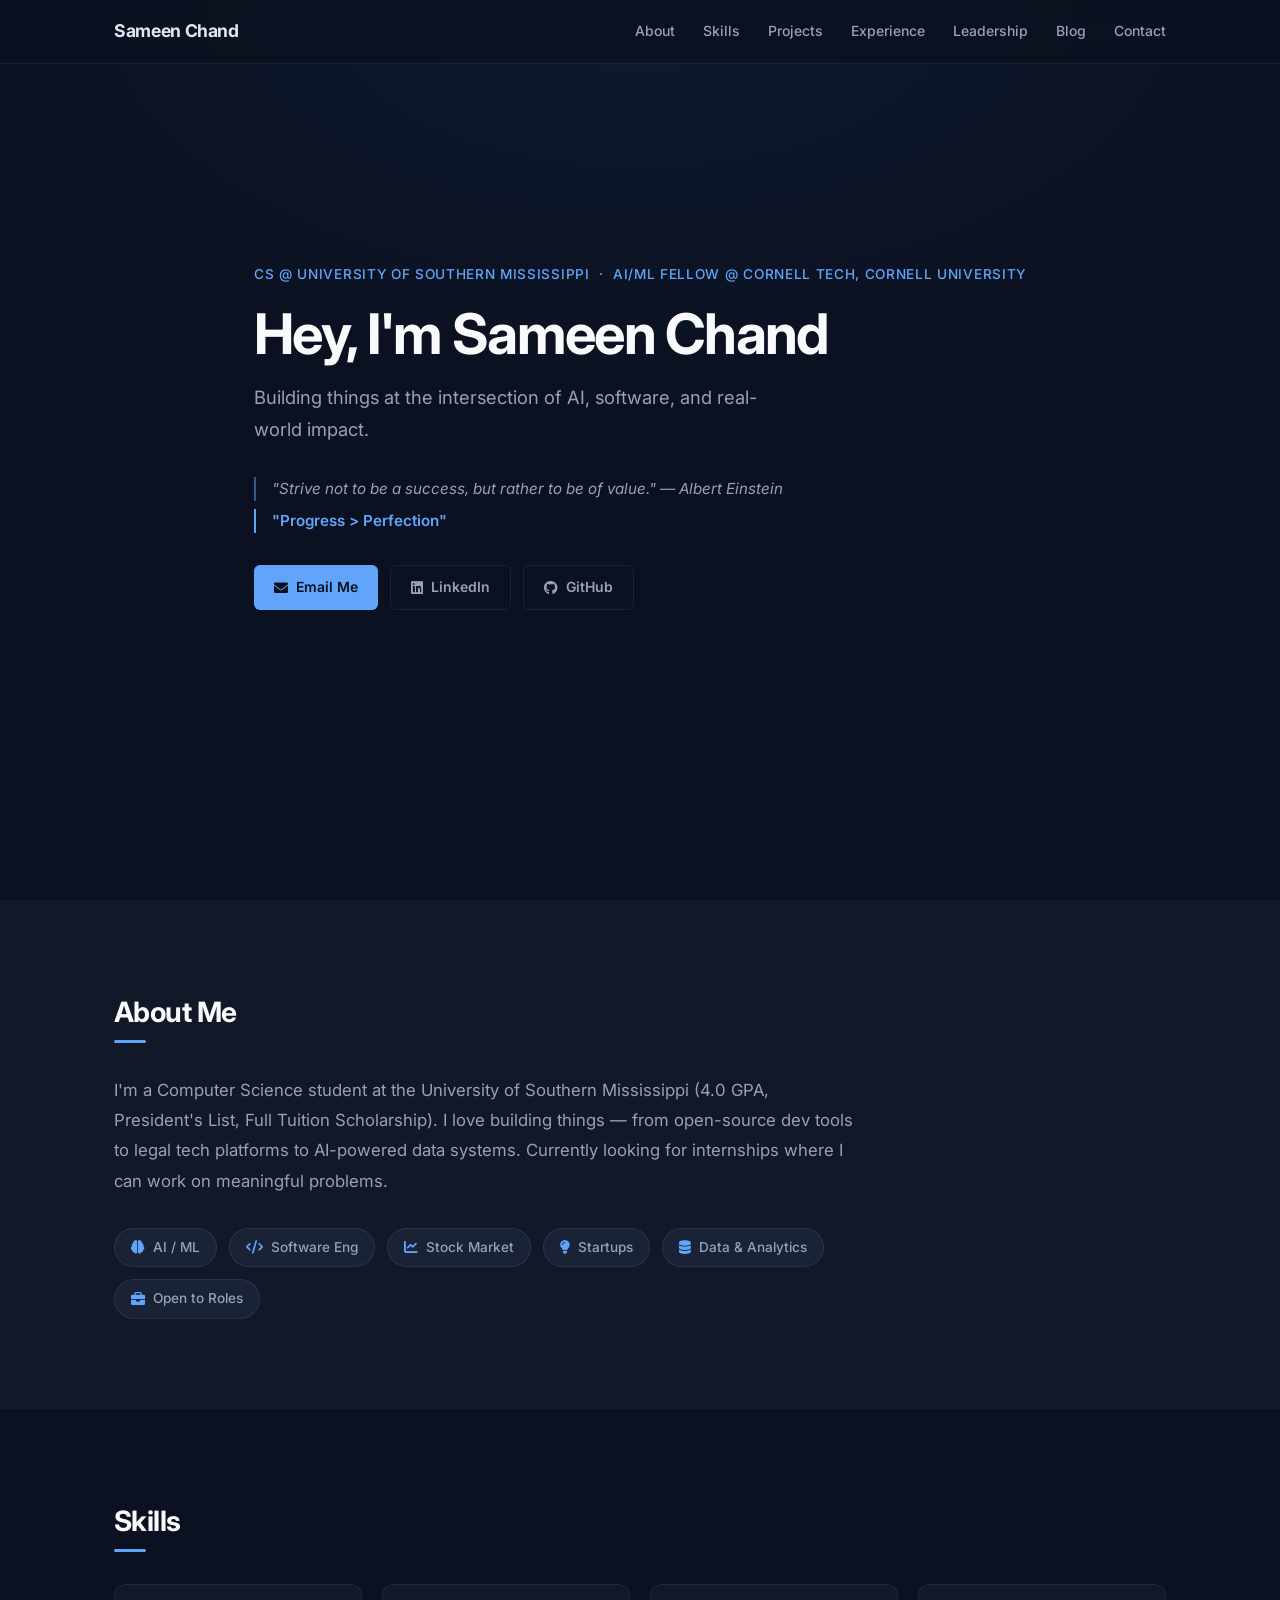
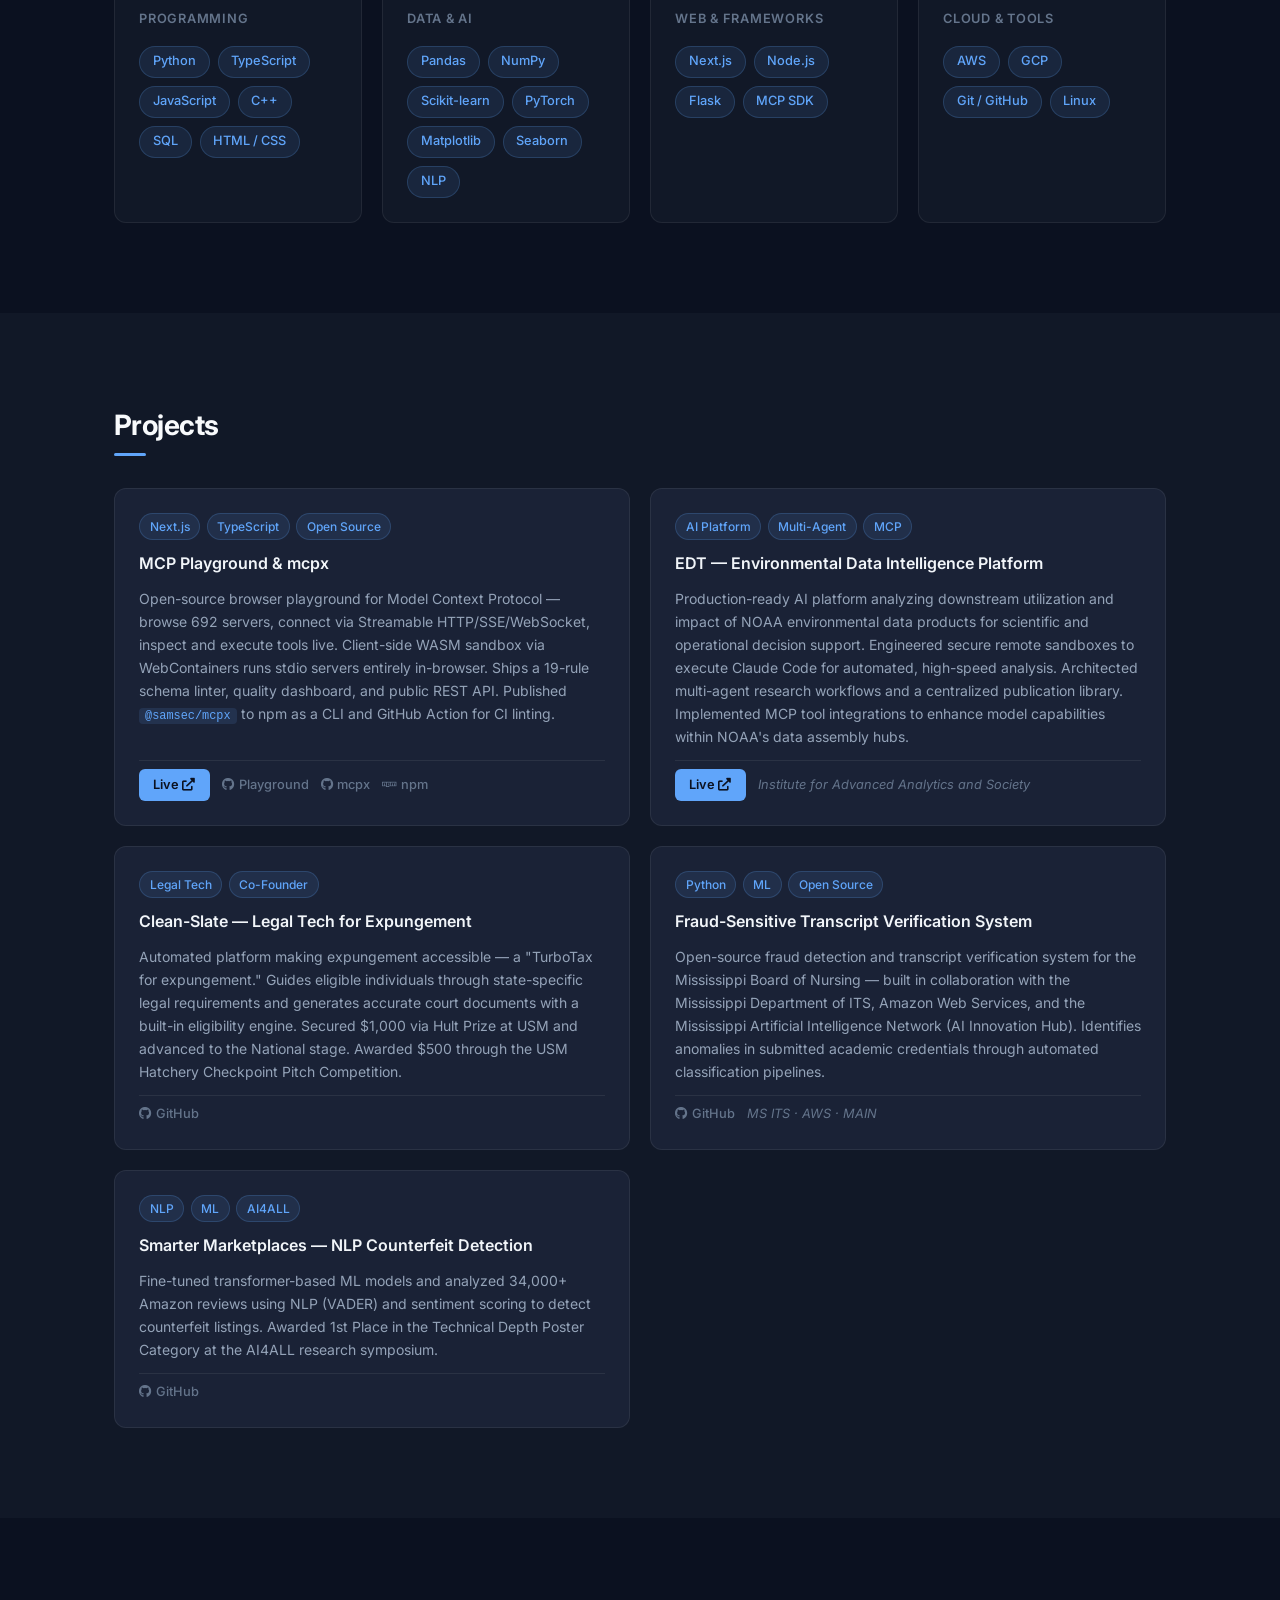
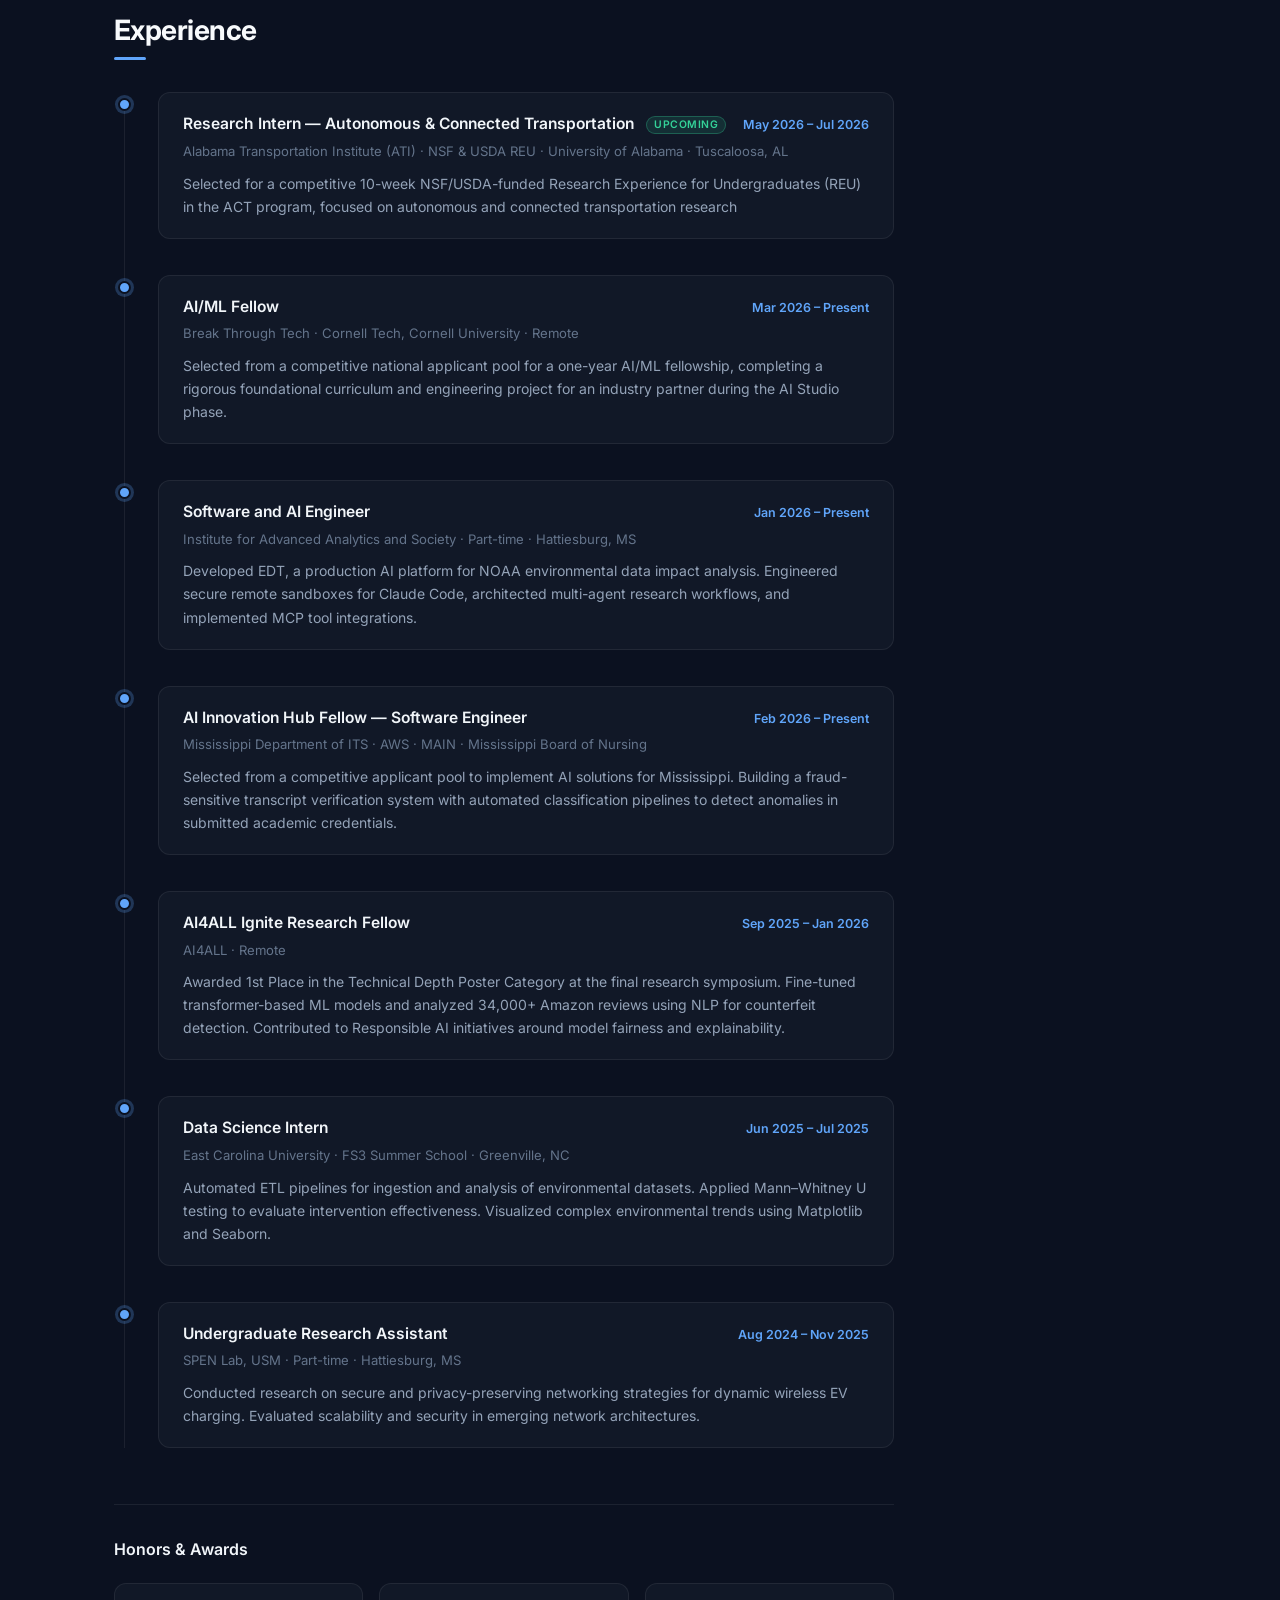
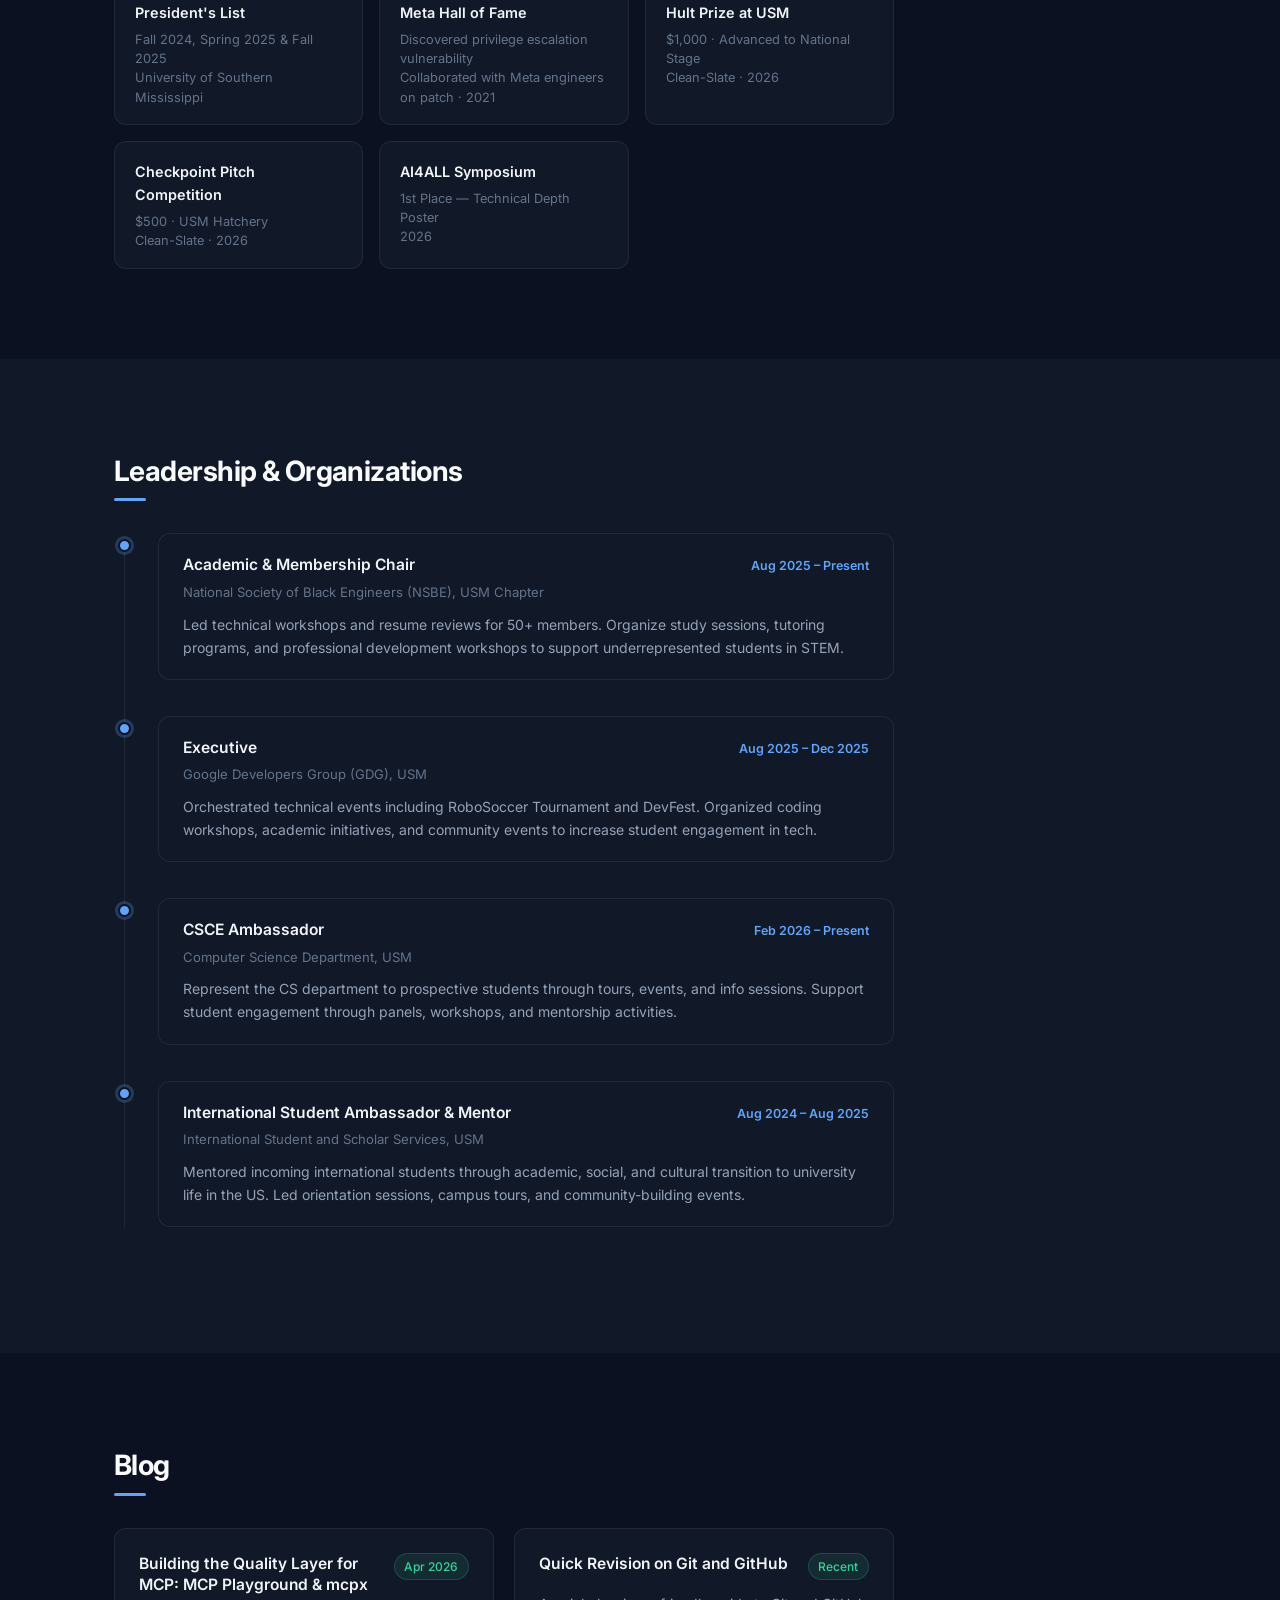
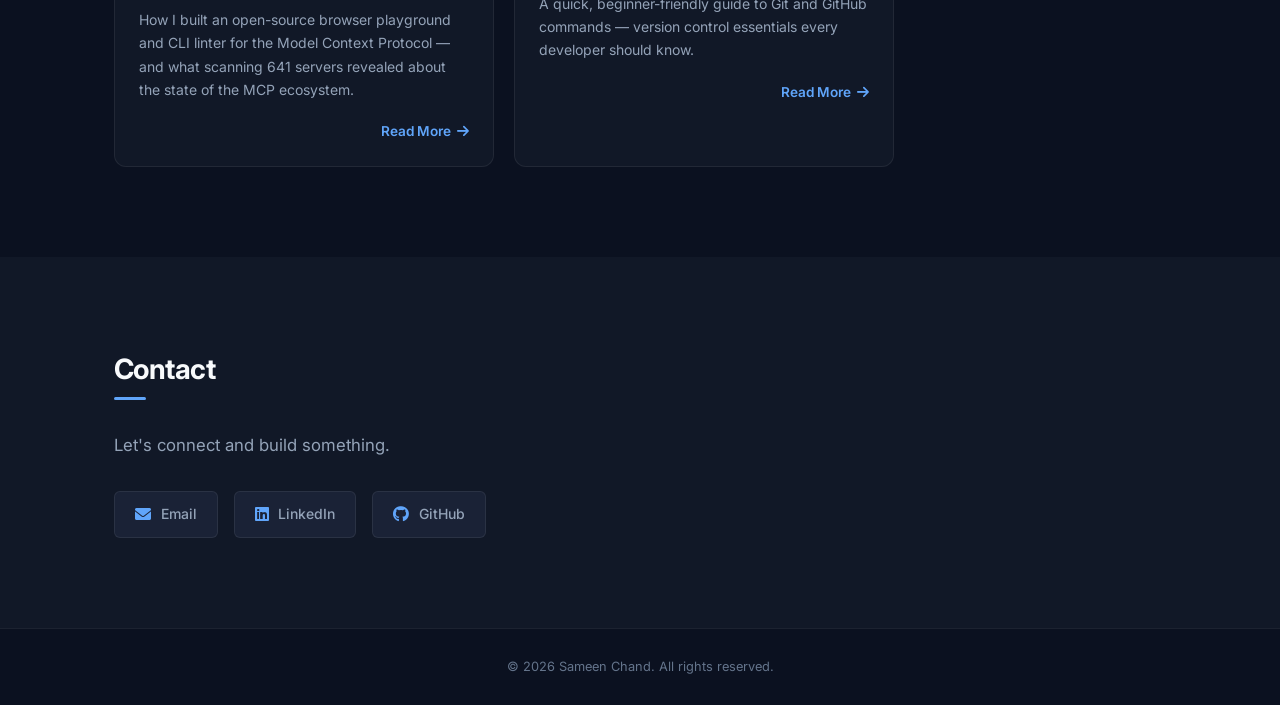
<file: index.html>
<!DOCTYPE html>
<html lang="en">
<head>
    <meta charset="UTF-8">
    <meta name="viewport" content="width=device-width, initial-scale=1.0">
    <title>Sameen Chand — Portfolio</title>
    <link rel="stylesheet" href="styles.css">
    <link href="https://cdnjs.cloudflare.com/ajax/libs/font-awesome/6.0.0/css/all.min.css" rel="stylesheet">
    <link href="https://fonts.googleapis.com/css2?family=Inter:wght@300;400;500;600;700&display=swap" rel="stylesheet">
</head>
<body>

    <!-- Navigation -->
    <nav class="navbar">
        <div class="nav-container">
            <div class="nav-logo">
                <a href="#home">Sameen Chand</a>
            </div>
            <div class="nav-menu" id="nav-menu">
                <a href="#about"      class="nav-link">About</a>
                <a href="#skills"     class="nav-link">Skills</a>
                <a href="#projects"   class="nav-link">Projects</a>
                <a href="#experience" class="nav-link">Experience</a>
                <a href="#leadership" class="nav-link">Leadership</a>
                <a href="#blog"       class="nav-link">Blog</a>
                <a href="#contact"    class="nav-link">Contact</a>
            </div>
            <div class="hamburger" id="hamburger">
                <span class="bar"></span>
                <span class="bar"></span>
                <span class="bar"></span>
            </div>
        </div>
    </nav>

    <!-- Hero -->
    <section id="home" class="hero">
        <div class="hero-container">
            <div class="hero-content">
                <p class="hero-eyebrow">CS @ University of Southern Mississippi &nbsp;&middot;&nbsp; AI/ML Fellow @ Cornell Tech, Cornell University</p>
                <h1 class="hero-title">Hey, I'm Sameen Chand</h1>
                <p class="hero-subtitle">Building things at the intersection of AI, software, and real-world impact.</p>

                <div class="quotes">
                    <blockquote>"Strive not to be a success, but rather to be of value." — Albert Einstein</blockquote>
                    <blockquote class="personal-quote">"Progress &gt; Perfection"</blockquote>
                </div>

                <div class="hero-buttons">
                    <a href="mailto:sameen.chand@usm.edu" class="btn btn-primary">
                        <i class="fas fa-envelope"></i> Email Me
                    </a>
                    <a href="https://www.linkedin.com/in/sameenchand/" target="_blank" class="btn btn-ghost">
                        <i class="fab fa-linkedin"></i> LinkedIn
                    </a>
                    <a href="https://github.com/sameenchand" target="_blank" class="btn btn-ghost">
                        <i class="fab fa-github"></i> GitHub
                    </a>
                </div>
            </div>
        </div>
    </section>

    <!-- About -->
    <section id="about" class="about">
        <div class="container">
            <h2 class="section-title">About Me</h2>
            <div class="about-content">
                <p>I'm a Computer Science student at the University of Southern Mississippi (4.0 GPA, President's List, Full Tuition Scholarship). I love building things — from open-source dev tools to legal tech platforms to AI-powered data systems. Currently looking for internships where I can work on meaningful problems.</p>
                <div class="about-highlights">
                    <div class="highlight-item"><i class="fas fa-brain"></i><span>AI / ML</span></div>
                    <div class="highlight-item"><i class="fas fa-code"></i><span>Software Eng</span></div>
                    <div class="highlight-item"><i class="fas fa-chart-line"></i><span>Stock Market</span></div>
                    <div class="highlight-item"><i class="fas fa-lightbulb"></i><span>Startups</span></div>
                    <div class="highlight-item"><i class="fas fa-database"></i><span>Data &amp; Analytics</span></div>
                    <div class="highlight-item"><i class="fas fa-briefcase"></i><span>Open to Roles</span></div>
                </div>
            </div>
        </div>
    </section>

    <!-- Skills -->
    <section id="skills" class="skills">
        <div class="container">
            <h2 class="section-title">Skills</h2>
            <div class="skills-grid">
                <div class="skill-category">
                    <h3>Programming</h3>
                    <div class="skill-items">
                        <span class="skill-item">Python</span>
                        <span class="skill-item">TypeScript</span>
                        <span class="skill-item">JavaScript</span>
                        <span class="skill-item">C++</span>
                        <span class="skill-item">SQL</span>
                        <span class="skill-item">HTML / CSS</span>
                    </div>
                </div>
                <div class="skill-category">
                    <h3>Data &amp; AI</h3>
                    <div class="skill-items">
                        <span class="skill-item">Pandas</span>
                        <span class="skill-item">NumPy</span>
                        <span class="skill-item">Scikit-learn</span>
                        <span class="skill-item">PyTorch</span>
                        <span class="skill-item">Matplotlib</span>
                        <span class="skill-item">Seaborn</span>
                        <span class="skill-item">NLP</span>
                    </div>
                </div>
                <div class="skill-category">
                    <h3>Web &amp; Frameworks</h3>
                    <div class="skill-items">
                        <span class="skill-item">Next.js</span>
                        <span class="skill-item">Node.js</span>
                        <span class="skill-item">Flask</span>
                        <span class="skill-item">MCP SDK</span>
                    </div>
                </div>
                <div class="skill-category">
                    <h3>Cloud &amp; Tools</h3>
                    <div class="skill-items">
                        <span class="skill-item">AWS</span>
                        <span class="skill-item">GCP</span>
                        <span class="skill-item">Git / GitHub</span>
                        <span class="skill-item">Linux</span>
                    </div>
                </div>
            </div>
        </div>
    </section>

    <!-- Projects -->
    <section id="projects" class="projects">
        <div class="container">
            <h2 class="section-title">Projects</h2>
            <div class="projects-grid">

                <!-- MCP Playground -->
                <div class="project-card">
                    <div class="project-meta">
                        <div class="project-tags">
                            <span class="tag">Next.js</span>
                            <span class="tag">TypeScript</span>
                            <span class="tag">Open Source</span>
                        </div>
                    </div>
                    <h3 class="project-title">MCP Playground &amp; mcpx</h3>
                    <p class="project-description">Open-source browser playground for Model Context Protocol — browse 692 servers, connect via Streamable HTTP/SSE/WebSocket, inspect and execute tools live. Client-side WASM sandbox via WebContainers runs stdio servers entirely in-browser. Ships a 19-rule schema linter, quality dashboard, and public REST API. Published <code>@samsec/mcpx</code> to npm as a CLI and GitHub Action for CI linting.</p>
                    <div class="project-links">
                        <a href="https://www.mcpplayground.tech/" target="_blank" class="proj-link-primary">Live <i class="fas fa-external-link-alt"></i></a>
                        <a href="https://github.com/sameenchand/mcp-playground" target="_blank" class="proj-link"><i class="fab fa-github"></i> Playground</a>
                        <a href="https://github.com/sameenchand/mcpx" target="_blank" class="proj-link"><i class="fab fa-github"></i> mcpx</a>
                        <a href="https://www.npmjs.com/package/@samsec/mcpx" target="_blank" class="proj-link"><i class="fab fa-npm"></i> npm</a>
                    </div>
                </div>

                <!-- EDT -->
                <div class="project-card">
                    <div class="project-meta">
                        <div class="project-tags">
                            <span class="tag">AI Platform</span>
                            <span class="tag">Multi-Agent</span>
                            <span class="tag">MCP</span>
                        </div>
                    </div>
                    <h3 class="project-title">EDT — Environmental Data Intelligence Platform</h3>
                    <p class="project-description">Production-ready AI platform analyzing downstream utilization and impact of NOAA environmental data products for scientific and operational decision support. Engineered secure remote sandboxes to execute Claude Code for automated, high-speed analysis. Architected multi-agent research workflows and a centralized publication library. Implemented MCP tool integrations to enhance model capabilities within NOAA's data assembly hubs.</p>
                    <div class="project-links">
                        <a href="https://edtra.aquaview.org/" target="_blank" class="proj-link-primary">Live <i class="fas fa-external-link-alt"></i></a>
                        <span class="proj-org">Institute for Advanced Analytics and Society</span>
                    </div>
                </div>

                <!-- Clean-Slate -->
                <div class="project-card">
                    <div class="project-meta">
                        <div class="project-tags">
                            <span class="tag">Legal Tech</span>
                            <span class="tag">Co-Founder</span>
                        </div>
                    </div>
                    <h3 class="project-title">Clean-Slate — Legal Tech for Expungement</h3>
                    <p class="project-description">Automated platform making expungement accessible — a "TurboTax for expungement." Guides eligible individuals through state-specific legal requirements and generates accurate court documents with a built-in eligibility engine. Secured $1,000 via Hult Prize at USM and advanced to the National stage. Awarded $500 through the USM Hatchery Checkpoint Pitch Competition.</p>
                    <div class="project-links">
                        <a href="https://github.com/sameenchand" target="_blank" class="proj-link"><i class="fab fa-github"></i> GitHub</a>
                    </div>
                </div>

                <!-- MSBON -->
                <div class="project-card">
                    <div class="project-meta">
                        <div class="project-tags">
                            <span class="tag">Python</span>
                            <span class="tag">ML</span>
                            <span class="tag">Open Source</span>
                        </div>
                    </div>
                    <h3 class="project-title">Fraud-Sensitive Transcript Verification System</h3>
                    <p class="project-description">Open-source fraud detection and transcript verification system for the Mississippi Board of Nursing — built in collaboration with the Mississippi Department of ITS, Amazon Web Services, and the Mississippi Artificial Intelligence Network (AI Innovation Hub). Identifies anomalies in submitted academic credentials through automated classification pipelines.</p>
                    <div class="project-links">
                        <a href="https://github.com/sameenchand/MSBON" target="_blank" class="proj-link"><i class="fab fa-github"></i> GitHub</a>
                        <span class="proj-org">MS ITS · AWS · MAIN</span>
                    </div>
                </div>

                <!-- NLP Counterfeit Detection -->
                <div class="project-card">
                    <div class="project-meta">
                        <div class="project-tags">
                            <span class="tag">NLP</span>
                            <span class="tag">ML</span>
                            <span class="tag">AI4ALL</span>
                        </div>
                    </div>
                    <h3 class="project-title">Smarter Marketplaces — NLP Counterfeit Detection</h3>
                    <p class="project-description">Fine-tuned transformer-based ML models and analyzed 34,000+ Amazon reviews using NLP (VADER) and sentiment scoring to detect counterfeit listings. Awarded 1st Place in the Technical Depth Poster Category at the AI4ALL research symposium.</p>
                    <div class="project-links">
                        <a href="https://github.com/sameenchand" target="_blank" class="proj-link"><i class="fab fa-github"></i> GitHub</a>
                    </div>
                </div>

            </div>
        </div>
    </section>

    <!-- Experience -->
    <section id="experience" class="experience">
        <div class="container">
            <h2 class="section-title">Experience</h2>
            <div class="timeline">

                <div class="timeline-item">
                    <div class="timeline-marker"></div>
                    <div class="timeline-content">
                        <div class="timeline-header">
                            <h3>Research Intern — Autonomous &amp; Connected Transportation <span class="badge-upcoming">Upcoming</span></h3>
                            <span class="timeline-duration">May 2026 – Jul 2026</span>
                        </div>
                        <p class="timeline-org">Alabama Transportation Institute (ATI) · NSF &amp; USDA REU · University of Alabama · Tuscaloosa, AL</p>
                        <p>Selected for a competitive 10-week NSF/USDA-funded Research Experience for Undergraduates (REU) in the ACT program, focused on autonomous and connected transportation research</p>
                    </div>
                </div>

                <div class="timeline-item">
                    <div class="timeline-marker"></div>
                    <div class="timeline-content">
                        <div class="timeline-header">
                            <h3>AI/ML Fellow</h3>
                            <span class="timeline-duration">Mar 2026 – Present</span>
                        </div>
                        <p class="timeline-org">Break Through Tech · Cornell Tech, Cornell University · Remote</p>
                        <p>Selected from a competitive national applicant pool for a one-year AI/ML fellowship, completing a rigorous foundational curriculum and engineering project for an industry partner during the AI Studio phase.</p>
                    </div>
                </div>



                <div class="timeline-item">
                    <div class="timeline-marker"></div>
                    <div class="timeline-content">
                        <div class="timeline-header">
                            <h3>Software and AI Engineer</h3>
                            <span class="timeline-duration">Jan 2026 – Present</span>
                        </div>
                        <p class="timeline-org">Institute for Advanced Analytics and Society · Part-time · Hattiesburg, MS</p>
                        <p>Developed EDT, a production AI platform for NOAA environmental data impact analysis. Engineered secure remote sandboxes for Claude Code, architected multi-agent research workflows, and implemented MCP tool integrations.</p>
                    </div>
                </div>

                <div class="timeline-item">
                    <div class="timeline-marker"></div>
                    <div class="timeline-content">
                        <div class="timeline-header">
                            <h3>AI Innovation Hub Fellow — Software Engineer</h3>
                            <span class="timeline-duration">Feb 2026 – Present</span>
                        </div>
                        <p class="timeline-org">Mississippi Department of ITS · AWS · MAIN · Mississippi Board of Nursing</p>
                        <p>Selected from a competitive applicant pool to implement AI solutions for Mississippi. Building a fraud-sensitive transcript verification system with automated classification pipelines to detect anomalies in submitted academic credentials.</p>
                    </div>
                </div>

                <div class="timeline-item">
                    <div class="timeline-marker"></div>
                    <div class="timeline-content">
                        <div class="timeline-header">
                            <h3>AI4ALL Ignite Research Fellow</h3>
                            <span class="timeline-duration">Sep 2025 – Jan 2026</span>
                        </div>
                        <p class="timeline-org">AI4ALL · Remote</p>
                        <p>Awarded 1st Place in the Technical Depth Poster Category at the final research symposium. Fine-tuned transformer-based ML models and analyzed 34,000+ Amazon reviews using NLP for counterfeit detection. Contributed to Responsible AI initiatives around model fairness and explainability.</p>
                    </div>
                </div>

                <div class="timeline-item">
                    <div class="timeline-marker"></div>
                    <div class="timeline-content">
                        <div class="timeline-header">
                            <h3>Data Science Intern</h3>
                            <span class="timeline-duration">Jun 2025 – Jul 2025</span>
                        </div>
                        <p class="timeline-org">East Carolina University · FS3 Summer School · Greenville, NC</p>
                        <p>Automated ETL pipelines for ingestion and analysis of environmental datasets. Applied Mann–Whitney U testing to evaluate intervention effectiveness. Visualized complex environmental trends using Matplotlib and Seaborn.</p>
                    </div>
                </div>

                <div class="timeline-item">
                    <div class="timeline-marker"></div>
                    <div class="timeline-content">
                        <div class="timeline-header">
                            <h3>Undergraduate Research Assistant</h3>
                            <span class="timeline-duration">Aug 2024 – Nov 2025</span>
                        </div>
                        <p class="timeline-org">SPEN Lab, USM · Part-time · Hattiesburg, MS</p>
                        <p>Conducted research on secure and privacy-preserving networking strategies for dynamic wireless EV charging. Evaluated scalability and security in emerging network architectures.</p>
                    </div>
                </div>

            </div>

            <div class="awards-section">
                <h3 class="awards-title">Honors &amp; Awards</h3>
                <div class="awards-grid">
                    <div class="award-item">
                        <h4>President's List</h4>
                        <p>Fall 2024, Spring 2025 &amp; Fall 2025</p>
                        <p>University of Southern Mississippi</p>
                    </div>
                    <div class="award-item">
                        <h4>Meta Hall of Fame</h4>
                        <p>Discovered privilege escalation vulnerability</p>
                        <p>Collaborated with Meta engineers on patch · 2021</p>
                    </div>
                    <div class="award-item">
                        <h4>Hult Prize at USM</h4>
                        <p>$1,000 · Advanced to National Stage</p>
                        <p>Clean-Slate · 2026</p>
                    </div>
                    <div class="award-item">
                        <h4>Checkpoint Pitch Competition</h4>
                        <p>$500 · USM Hatchery</p>
                        <p>Clean-Slate · 2026</p>
                    </div>
                    <div class="award-item">
                        <h4>AI4ALL Symposium</h4>
                        <p>1st Place — Technical Depth Poster</p>
                        <p>2026</p>
                    </div>
                </div>
            </div>
        </div>
    </section>

    <!-- Leadership & Organizations -->
    <section id="leadership" class="leadership">
        <div class="container">
            <h2 class="section-title">Leadership &amp; Organizations</h2>
            <div class="timeline">

                <div class="timeline-item">
                    <div class="timeline-marker"></div>
                    <div class="timeline-content">
                        <div class="timeline-header">
                            <h3>Academic &amp; Membership Chair</h3>
                            <span class="timeline-duration">Aug 2025 – Present</span>
                        </div>
                        <p class="timeline-org">National Society of Black Engineers (NSBE), USM Chapter</p>
                        <p>Led technical workshops and resume reviews for 50+ members. Organize study sessions, tutoring programs, and professional development workshops to support underrepresented students in STEM.</p>
                    </div>
                </div>

                <div class="timeline-item">
                    <div class="timeline-marker"></div>
                    <div class="timeline-content">
                        <div class="timeline-header">
                            <h3>Executive</h3>
                            <span class="timeline-duration">Aug 2025 – Dec 2025</span>
                        </div>
                        <p class="timeline-org">Google Developers Group (GDG), USM</p>
                        <p>Orchestrated technical events including RoboSoccer Tournament and DevFest. Organized coding workshops, academic initiatives, and community events to increase student engagement in tech.</p>
                    </div>
                </div>

                <div class="timeline-item">
                    <div class="timeline-marker"></div>
                    <div class="timeline-content">
                        <div class="timeline-header">
                            <h3>CSCE Ambassador</h3>
                            <span class="timeline-duration">Feb 2026 – Present</span>
                        </div>
                        <p class="timeline-org">Computer Science Department, USM</p>
                        <p>Represent the CS department to prospective students through tours, events, and info sessions. Support student engagement through panels, workshops, and mentorship activities.</p>
                    </div>
                </div>

                <div class="timeline-item">
                    <div class="timeline-marker"></div>
                    <div class="timeline-content">
                        <div class="timeline-header">
                            <h3>International Student Ambassador &amp; Mentor</h3>
                            <span class="timeline-duration">Aug 2024 – Aug 2025</span>
                        </div>
                        <p class="timeline-org">International Student and Scholar Services, USM</p>
                        <p>Mentored incoming international students through academic, social, and cultural transition to university life in the US. Led orientation sessions, campus tours, and community-building events.</p>
                    </div>
                </div>

            </div>
        </div>
    </section>

    <!-- Blog -->
    <section id="blog" class="blog">
        <div class="container">
            <h2 class="section-title">Blog</h2>
            <div class="blog-grid">
                <div class="blog-card">
                    <div class="blog-header">
                        <h3>Building the Quality Layer for MCP: MCP Playground &amp; mcpx</h3>
                        <span class="blog-date">Apr 2026</span>
                    </div>
                    <p class="blog-summary">How I built an open-source browser playground and CLI linter for the Model Context Protocol — and what scanning 641 servers revealed about the state of the MCP ecosystem.</p>
                    <div class="blog-actions">
                        <a href="blog-mcp-playground.html" class="read-more">Read More <i class="fas fa-arrow-right"></i></a>
                    </div>
                </div>
                <div class="blog-card">
                    <div class="blog-header">
                        <h3>Quick Revision on Git and GitHub</h3>
                        <span class="blog-date">Recent</span>
                    </div>
                    <p class="blog-summary">A quick, beginner-friendly guide to Git and GitHub commands — version control essentials every developer should know.</p>
                    <div class="blog-actions">
                        <a href="blog-git-github.html" class="read-more">Read More <i class="fas fa-arrow-right"></i></a>
                    </div>
                </div>
            </div>
        </div>
    </section>

    <!-- Contact -->
    <section id="contact" class="contact">
        <div class="container">
            <h2 class="section-title">Contact</h2>
            <div class="contact-content">
                <p class="contact-intro">Let's connect and build something.</p>
                <div class="contact-links">
                    <a href="mailto:sameen.chand@usm.edu" class="contact-link">
                        <i class="fas fa-envelope"></i>
                        <span>Email</span>
                    </a>
                    <a href="https://www.linkedin.com/in/sameenchand/" target="_blank" class="contact-link">
                        <i class="fab fa-linkedin"></i>
                        <span>LinkedIn</span>
                    </a>
                    <a href="https://github.com/sameenchand" target="_blank" class="contact-link">
                        <i class="fab fa-github"></i>
                        <span>GitHub</span>
                    </a>
                </div>
            </div>
        </div>
    </section>

    <!-- Footer -->
    <footer class="footer">
        <div class="container">
            <p>&copy; 2026 Sameen Chand. All rights reserved.</p>
        </div>
    </footer>

    <script src="script.js" defer></script>
</body>
</html>
</file>
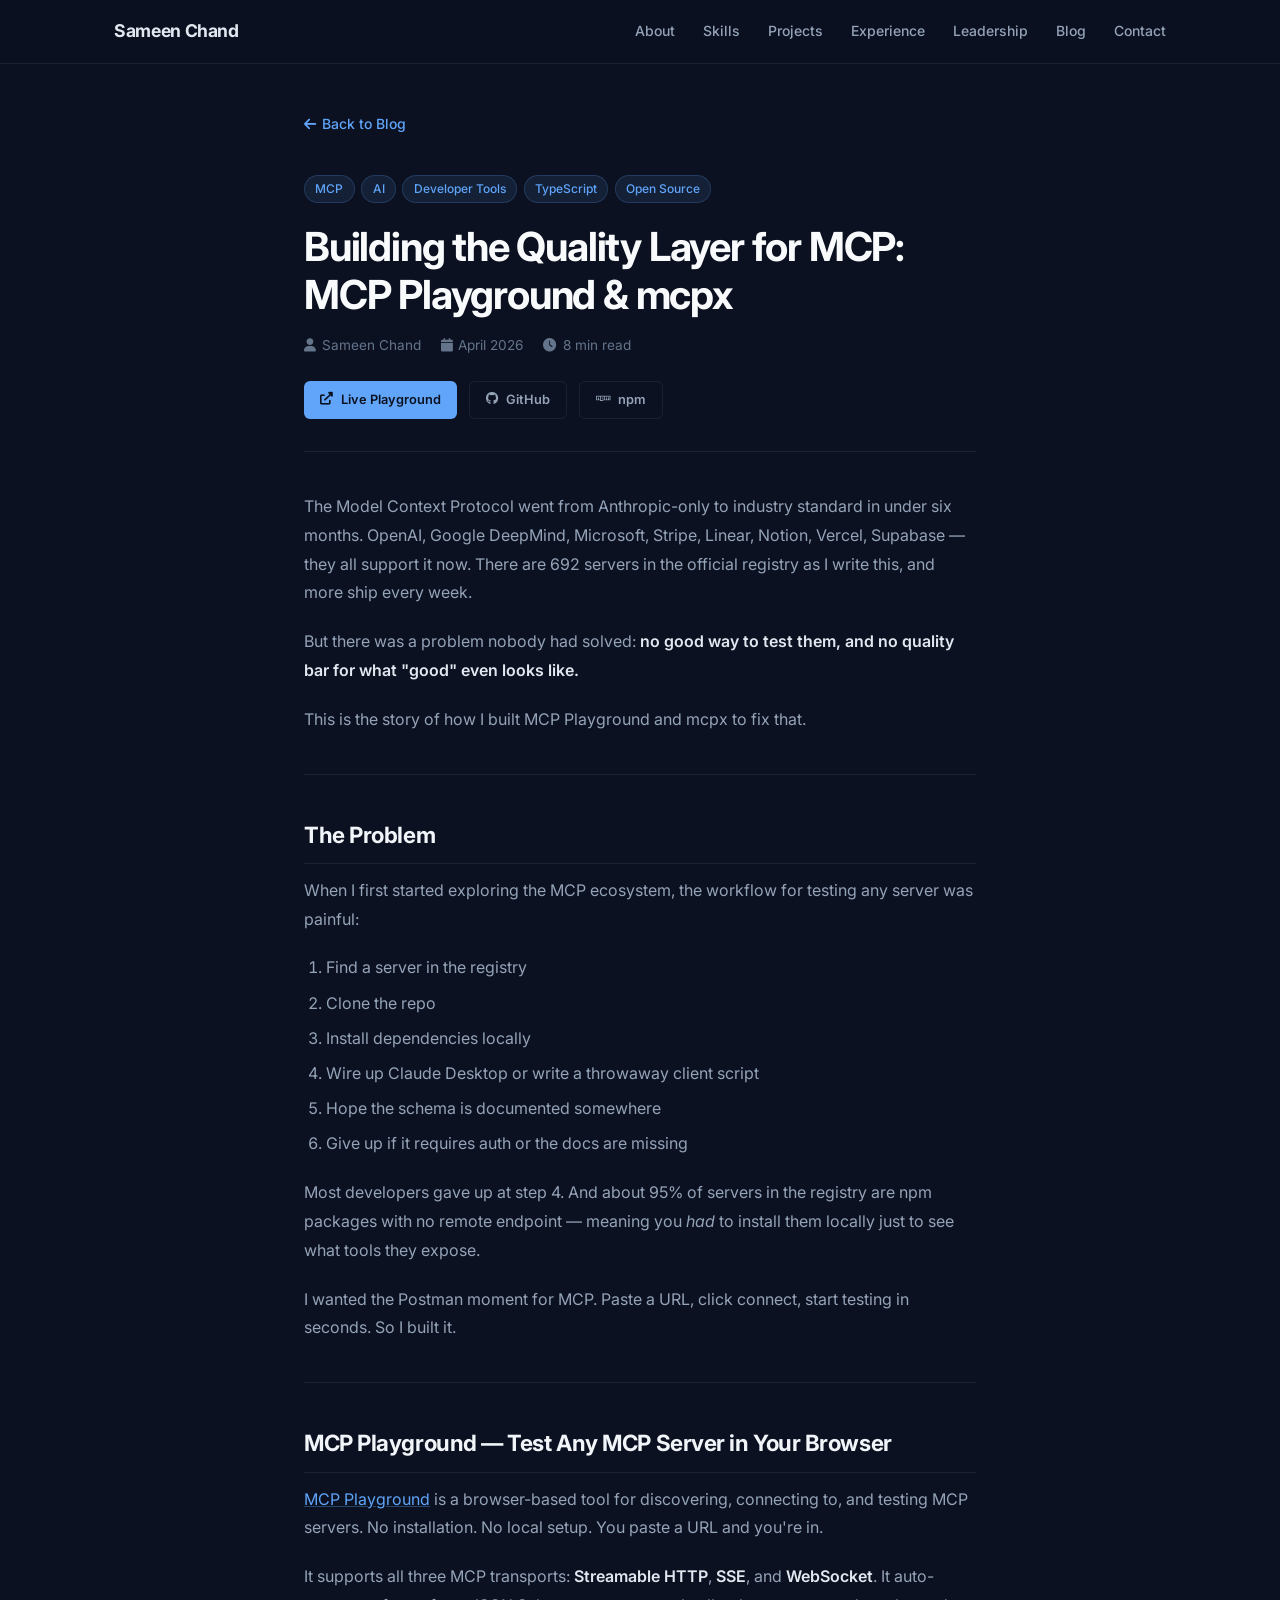
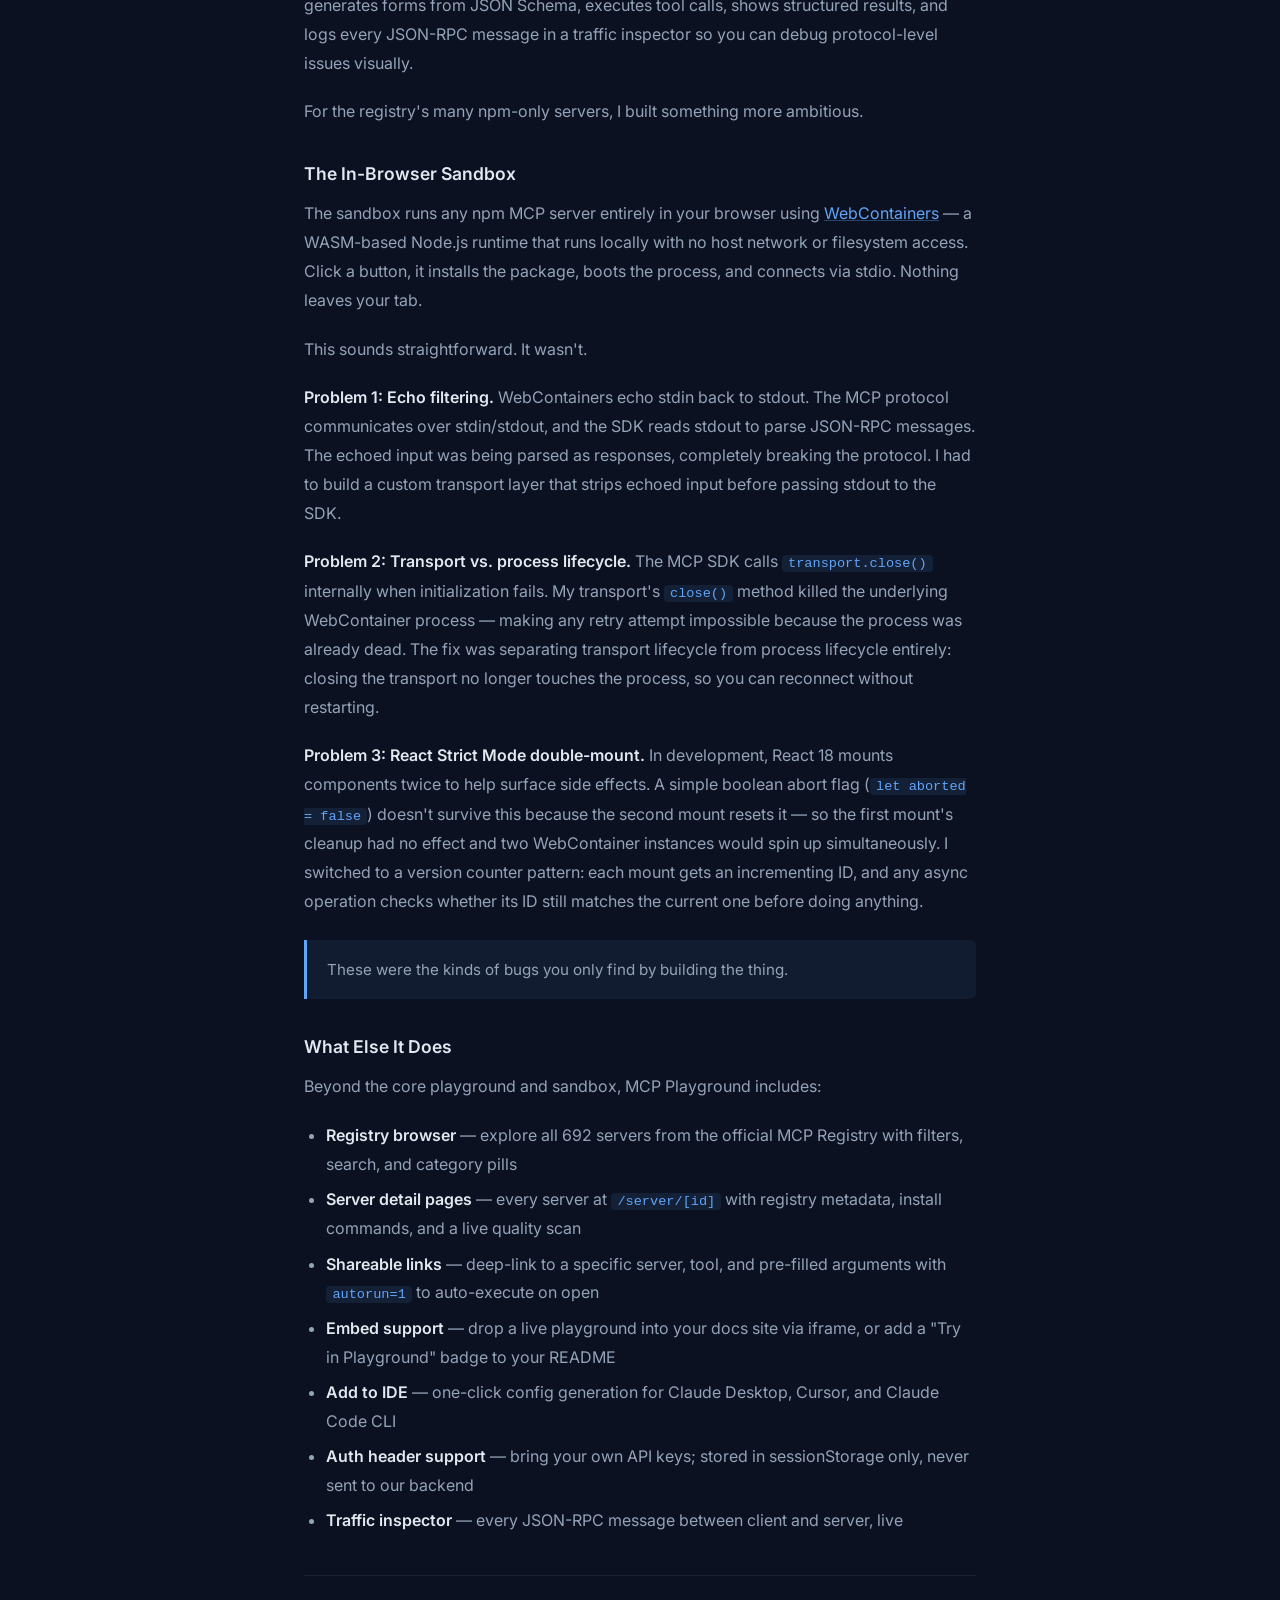
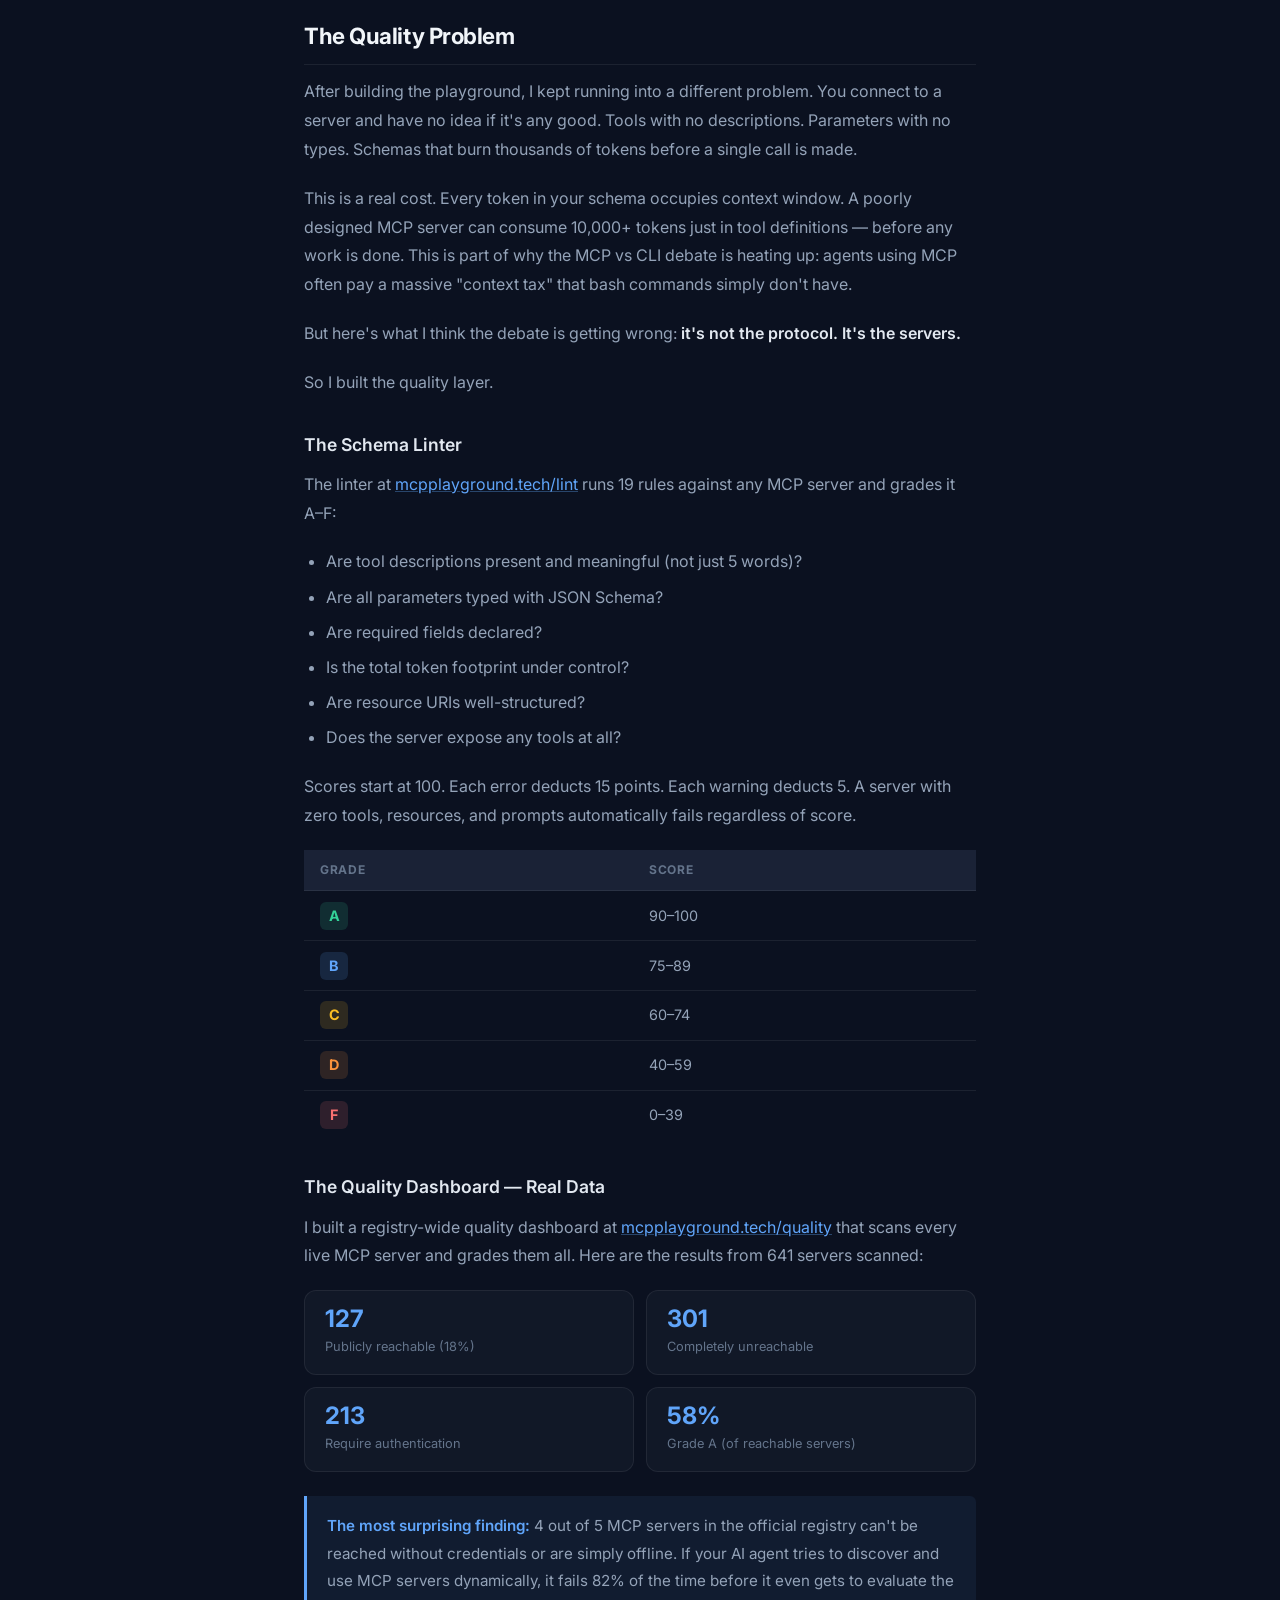
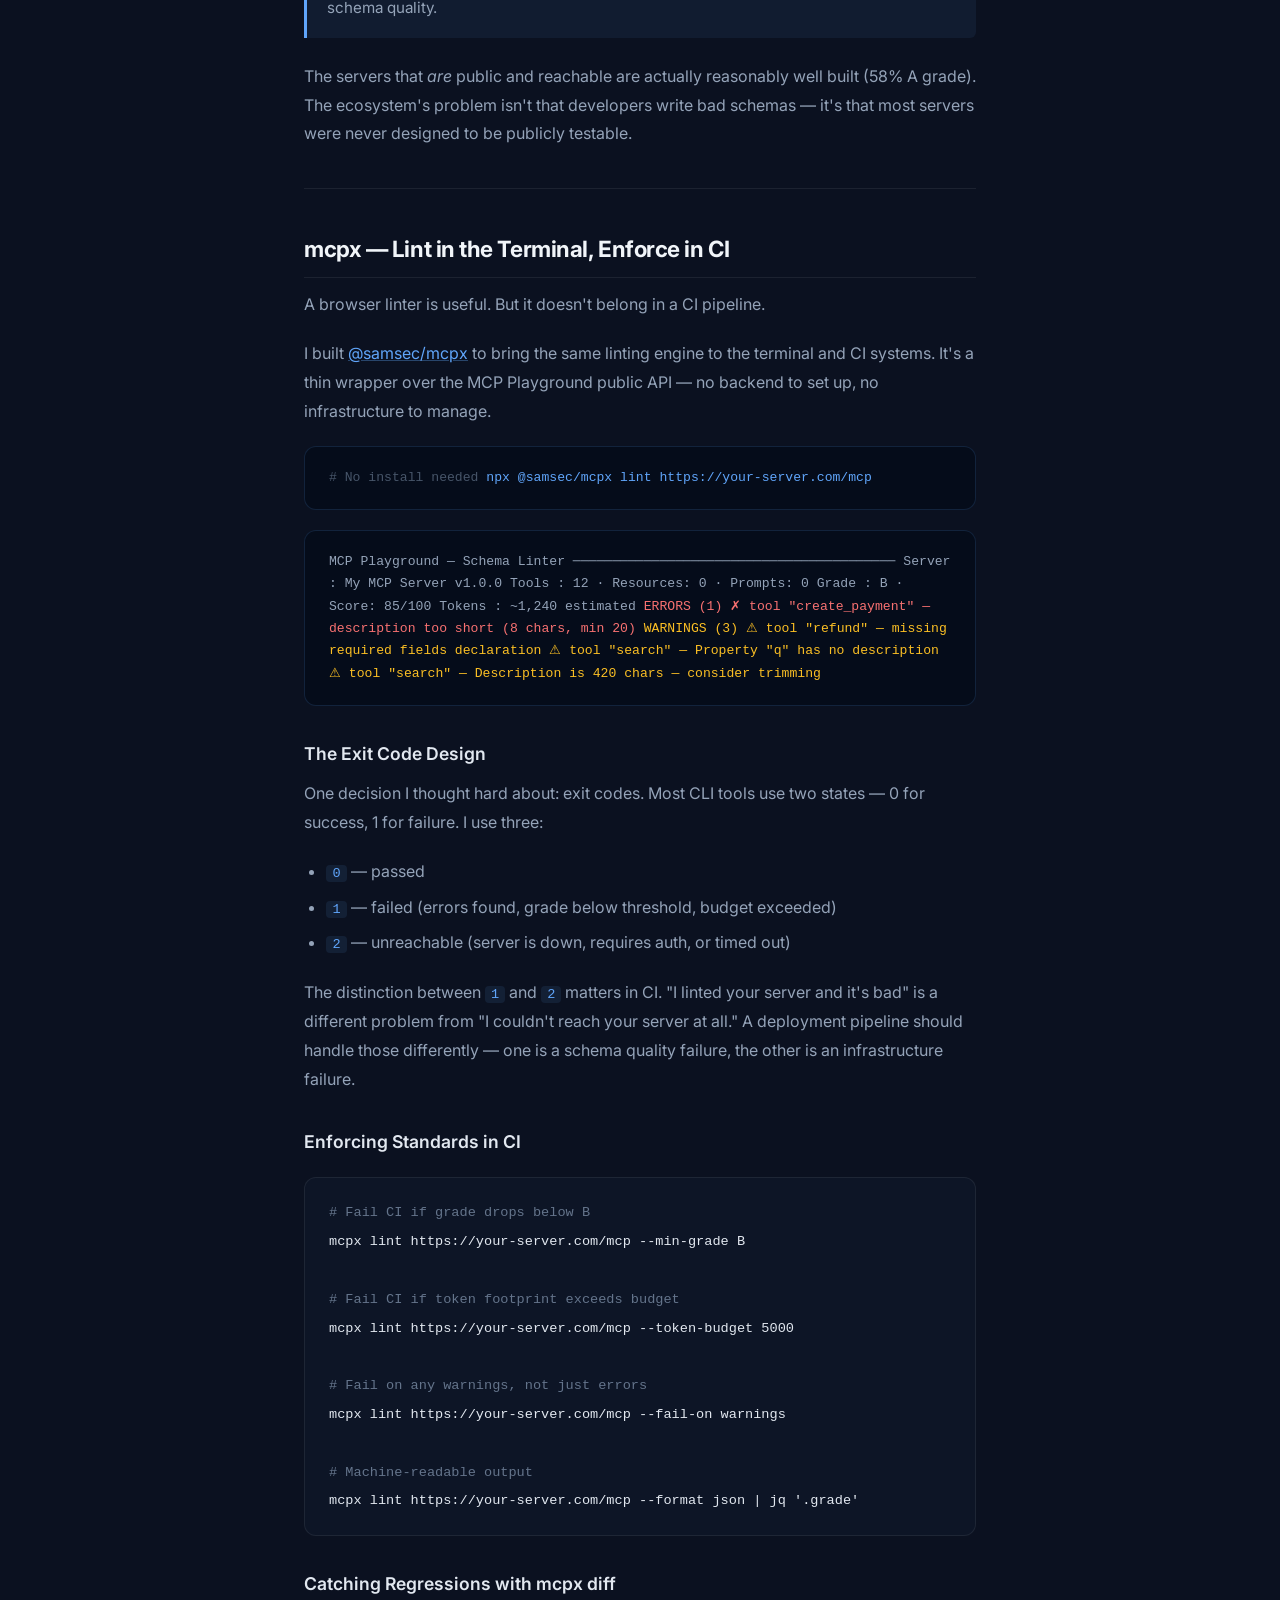
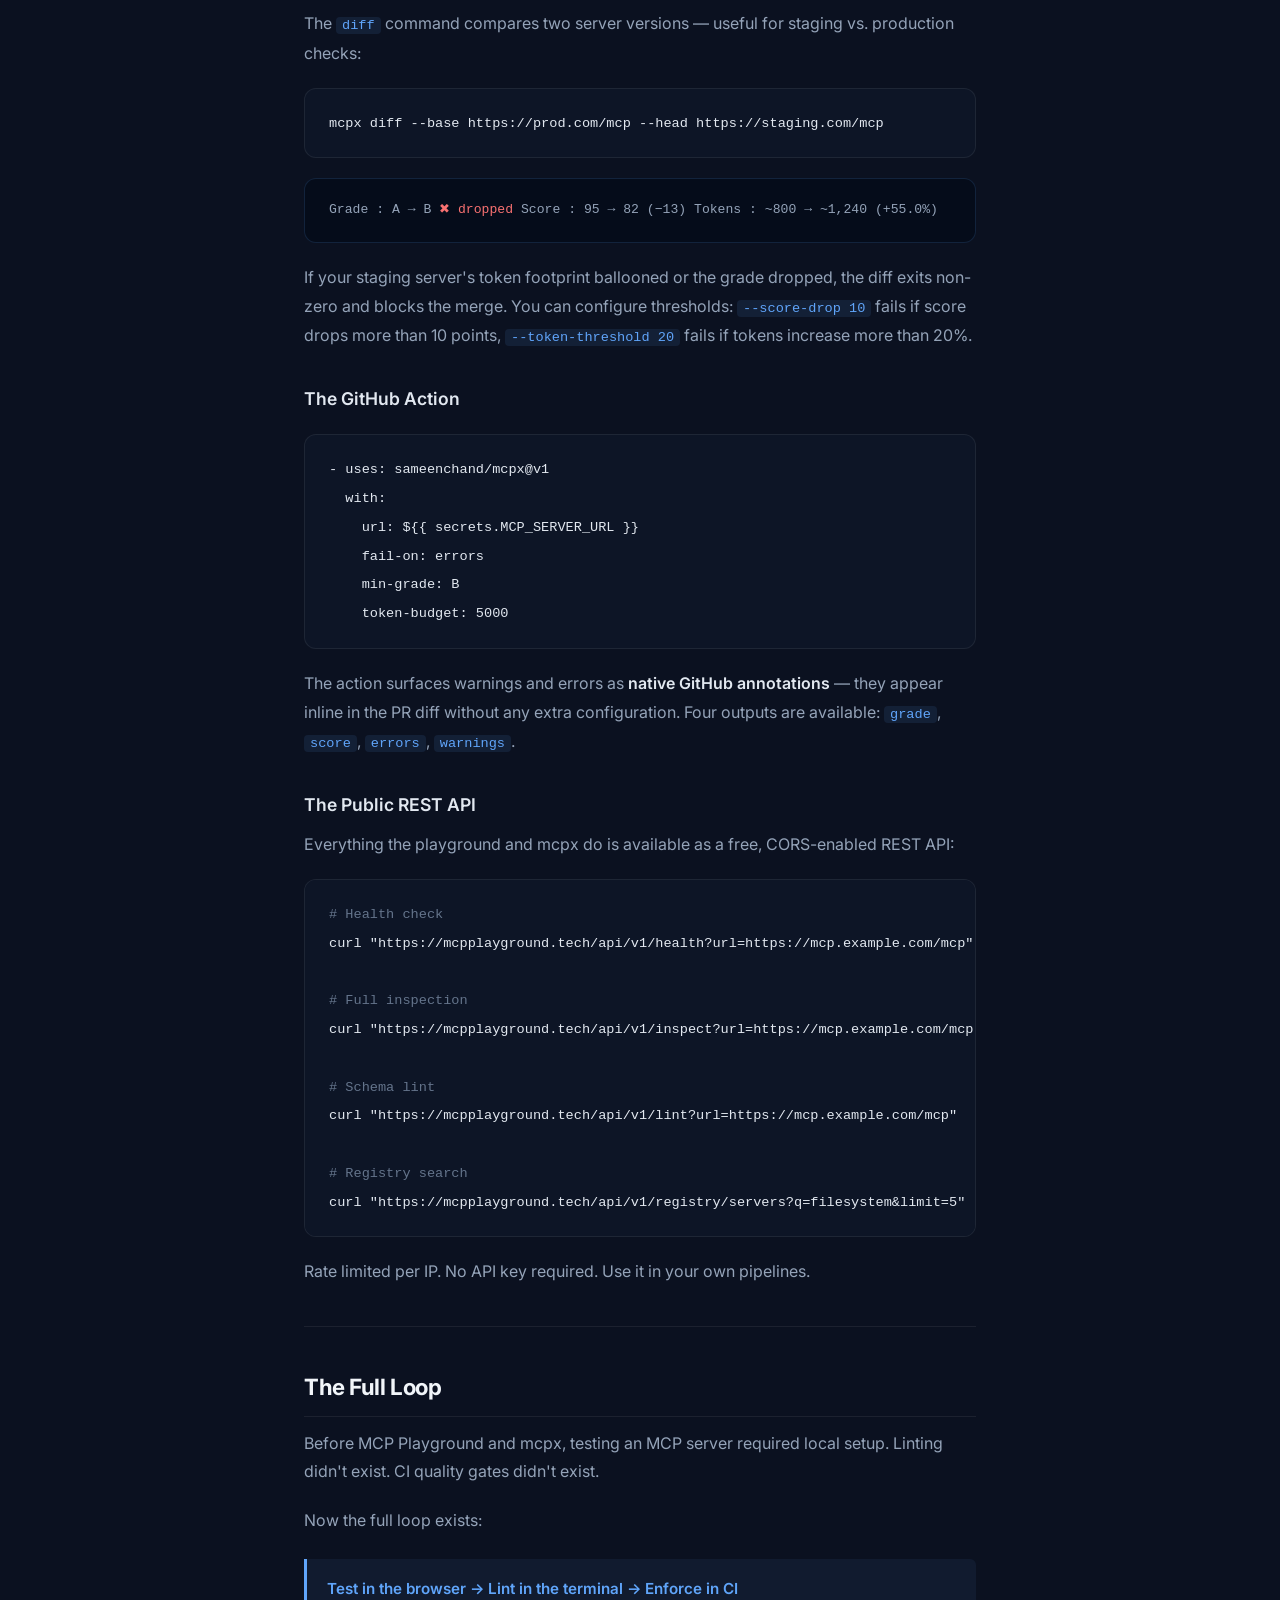
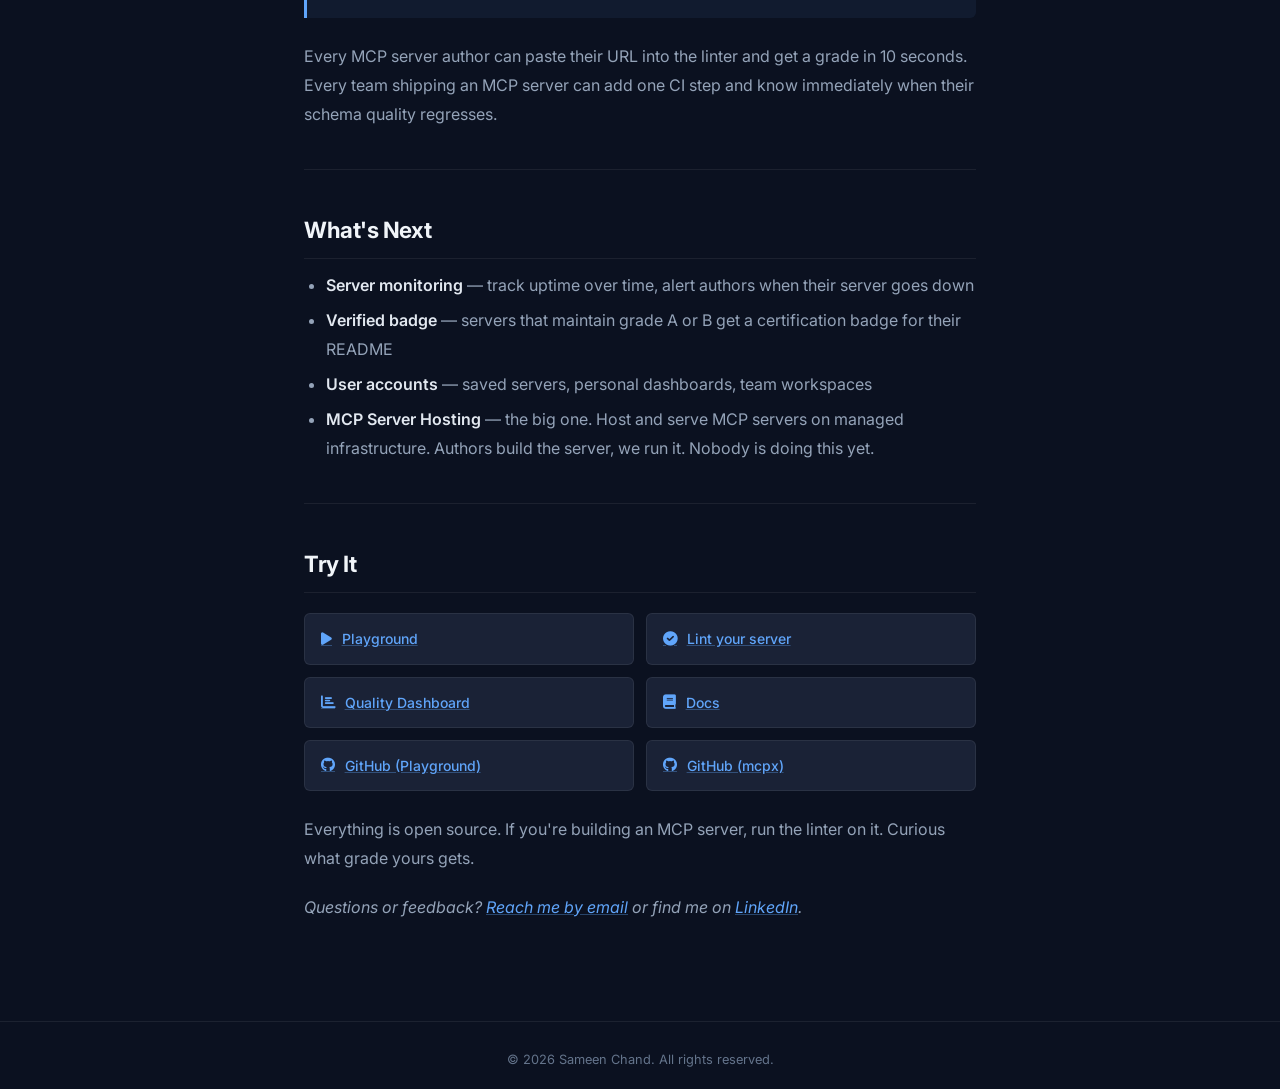
<file: blog-mcp-playground.html>
<!DOCTYPE html>
<html lang="en">
<head>
    <meta charset="UTF-8">
    <meta name="viewport" content="width=device-width, initial-scale=1.0">
    <title>Building the Quality Layer for MCP: MCP Playground &amp; mcpx — Sameen Chand</title>
    <link rel="stylesheet" href="styles.css">
    <link href="https://cdnjs.cloudflare.com/ajax/libs/font-awesome/6.0.0/css/all.min.css" rel="stylesheet">
    <link href="https://fonts.googleapis.com/css2?family=Inter:wght@300;400;500;600;700&display=swap" rel="stylesheet">
    <style>
        /* ── Blog article layout ─────────────────────────────── */
        .blog-page {
            padding-top: calc(var(--nav-h) + 48px);
            padding-bottom: 80px;
            min-height: 100vh;
            background: var(--bg);
        }

        .blog-article {
            max-width: 720px;
            margin: 0 auto;
            padding: 0 24px;
        }

        /* back link */
        .back-link {
            display: inline-flex;
            align-items: center;
            gap: 0.4rem;
            color: var(--accent);
            font-size: 0.875rem;
            font-weight: 500;
            margin-bottom: 2.5rem;
            transition: color 0.2s;
        }
        .back-link:hover { color: #93c5fd; }

        /* header */
        .article-header {
            margin-bottom: 2.5rem;
            padding-bottom: 2rem;
            border-bottom: 1px solid var(--border);
        }

        .article-tags {
            display: flex;
            flex-wrap: wrap;
            gap: 0.4rem;
            margin-bottom: 1.25rem;
        }

        .article-tag {
            background: rgba(96, 165, 250, 0.1);
            color: var(--accent);
            border: 1px solid rgba(96, 165, 250, 0.2);
            padding: 0.2rem 0.65rem;
            border-radius: 999px;
            font-size: 0.75rem;
            font-weight: 500;
        }

        .article-title {
            font-size: clamp(1.75rem, 4vw, 2.5rem);
            font-weight: 700;
            letter-spacing: -0.03em;
            line-height: 1.2;
            color: #f8fafc;
            margin-bottom: 1rem;
        }

        .article-meta {
            display: flex;
            align-items: center;
            gap: 1.25rem;
            flex-wrap: wrap;
            font-size: 0.85rem;
            color: var(--text-dim);
        }

        .article-meta span { display: flex; align-items: center; gap: 0.35rem; }

        .article-links {
            display: flex;
            gap: 0.75rem;
            flex-wrap: wrap;
            margin-top: 1.5rem;
        }

        /* article body */
        .article-body {
            color: var(--text-muted);
            font-size: 1rem;
            line-height: 1.8;
        }

        .article-body p { margin-bottom: 1.25rem; }

        .article-body strong { color: var(--text); font-weight: 600; }

        .article-body h2 {
            font-size: 1.4rem;
            font-weight: 700;
            color: #f1f5f9;
            letter-spacing: -0.02em;
            margin: 2.5rem 0 0.75rem;
            padding-bottom: 0.5rem;
            border-bottom: 1px solid var(--border);
        }

        .article-body h3 {
            font-size: 1.1rem;
            font-weight: 600;
            color: #e2e8f0;
            margin: 2rem 0 0.6rem;
        }

        .article-body ul, .article-body ol {
            padding-left: 1.4rem;
            margin-bottom: 1.25rem;
        }

        .article-body li { margin-bottom: 0.4rem; }

        .article-body a {
            color: var(--accent);
            text-decoration: underline;
            text-decoration-color: rgba(96, 165, 250, 0.35);
            transition: color 0.2s;
        }
        .article-body a:hover { color: #93c5fd; }

        /* code */
        .article-body code {
            font-family: 'SFMono-Regular', Consolas, monospace;
            background: rgba(96, 165, 250, 0.1);
            color: var(--accent);
            padding: 1px 6px;
            border-radius: 4px;
            font-size: 0.85em;
        }

        .article-body pre {
            background: #0d1526;
            border: 1px solid var(--border);
            border-radius: var(--radius);
            padding: 1.25rem 1.5rem;
            overflow-x: auto;
            margin: 1.25rem 0;
        }

        .article-body pre code {
            background: none;
            color: #e2e8f0;
            padding: 0;
            font-size: 0.85rem;
            line-height: 1.65;
        }

        /* terminal / CLI output block */
        .terminal {
            background: #050c1a;
            border: 1px solid rgba(96, 165, 250, 0.15);
            border-radius: var(--radius);
            padding: 1.25rem 1.5rem;
            overflow-x: auto;
            margin: 1.25rem 0;
            font-family: 'SFMono-Regular', Consolas, monospace;
            font-size: 0.82rem;
            line-height: 1.7;
            color: #94a3b8;
        }

        .terminal .cmd { color: #60a5fa; }
        .terminal .comment { color: #475569; }
        .terminal .ok { color: #34d399; }
        .terminal .warn { color: #fbbf24; }
        .terminal .err { color: #f87171; }
        .terminal .dim { color: #475569; }

        /* grade table */
        .grade-table {
            width: 100%;
            border-collapse: collapse;
            margin: 1.25rem 0;
            font-size: 0.9rem;
        }

        .grade-table th {
            text-align: left;
            padding: 0.6rem 1rem;
            background: var(--bg-raised);
            color: var(--text-dim);
            font-size: 0.75rem;
            text-transform: uppercase;
            letter-spacing: 0.06em;
            border-bottom: 1px solid var(--border);
        }

        .grade-table td {
            padding: 0.65rem 1rem;
            border-bottom: 1px solid var(--border);
            color: var(--text-muted);
        }

        .grade-table tr:last-child td { border-bottom: none; }

        .grade-badge {
            display: inline-flex;
            align-items: center;
            justify-content: center;
            width: 28px;
            height: 28px;
            border-radius: 6px;
            font-weight: 700;
            font-size: 0.9rem;
        }

        .grade-a { background: rgba(52, 211, 153, 0.15); color: #34d399; }
        .grade-b { background: rgba(96, 165, 250, 0.15); color: #60a5fa; }
        .grade-c { background: rgba(251, 191, 36, 0.15); color: #fbbf24; }
        .grade-d { background: rgba(251, 146, 60, 0.15); color: #fb923c; }
        .grade-f { background: rgba(248, 113, 113, 0.15); color: #f87171; }

        /* callout */
        .callout {
            background: rgba(96, 165, 250, 0.07);
            border-left: 3px solid var(--accent);
            border-radius: 0 var(--radius-sm) var(--radius-sm) 0;
            padding: 1rem 1.25rem;
            margin: 1.5rem 0;
            color: var(--text-muted);
            font-size: 0.95rem;
        }

        .callout strong { color: var(--accent); }

        /* stat cards */
        .stat-grid {
            display: grid;
            grid-template-columns: repeat(2, 1fr);
            gap: 0.75rem;
            margin: 1.25rem 0;
        }

        .stat-card {
            background: var(--bg-card);
            border: 1px solid var(--border);
            border-radius: var(--radius);
            padding: 1rem 1.25rem;
        }

        .stat-card .stat-num {
            font-size: 1.5rem;
            font-weight: 700;
            color: var(--accent);
            line-height: 1;
            margin-bottom: 0.25rem;
        }

        .stat-card .stat-label {
            font-size: 0.8rem;
            color: var(--text-dim);
        }

        /* divider */
        .article-divider {
            border: none;
            border-top: 1px solid var(--border);
            margin: 2.5rem 0;
        }

        /* try it section */
        .try-it-grid {
            display: grid;
            grid-template-columns: repeat(2, 1fr);
            gap: 0.75rem;
            margin: 1.25rem 0;
        }

        .try-it-link {
            display: flex;
            align-items: center;
            gap: 0.6rem;
            padding: 0.75rem 1rem;
            background: var(--bg-raised);
            border: 1px solid var(--border);
            border-radius: var(--radius-sm);
            color: var(--text-muted);
            font-size: 0.875rem;
            font-weight: 500;
            transition: all 0.2s;
        }

        .try-it-link i { color: var(--accent); font-size: 0.9rem; }
        .try-it-link:hover { border-color: var(--border-hover); color: var(--text); }

        @media (max-width: 520px) {
            .stat-grid { grid-template-columns: 1fr 1fr; }
            .try-it-grid { grid-template-columns: 1fr; }
        }
    </style>
</head>
<body>

    <!-- Navigation -->
    <nav class="navbar">
        <div class="nav-container">
            <div class="nav-logo">
                <a href="index.html">Sameen Chand</a>
            </div>
            <div class="nav-menu" id="nav-menu">
                <a href="index.html#about"      class="nav-link">About</a>
                <a href="index.html#skills"     class="nav-link">Skills</a>
                <a href="index.html#projects"   class="nav-link">Projects</a>
                <a href="index.html#experience" class="nav-link">Experience</a>
                <a href="index.html#leadership" class="nav-link">Leadership</a>
                <a href="index.html#blog"       class="nav-link">Blog</a>
                <a href="index.html#contact"    class="nav-link">Contact</a>
            </div>
            <div class="hamburger" id="hamburger">
                <span class="bar"></span>
                <span class="bar"></span>
                <span class="bar"></span>
            </div>
        </div>
    </nav>

    <main class="blog-page">
        <div class="blog-article">

            <a href="index.html#blog" class="back-link">
                <i class="fas fa-arrow-left"></i> Back to Blog
            </a>

            <!-- Article Header -->
            <header class="article-header">
                <div class="article-tags">
                    <span class="article-tag">MCP</span>
                    <span class="article-tag">AI</span>
                    <span class="article-tag">Developer Tools</span>
                    <span class="article-tag">TypeScript</span>
                    <span class="article-tag">Open Source</span>
                </div>
                <h1 class="article-title">Building the Quality Layer for MCP: MCP Playground &amp; mcpx</h1>
                <div class="article-meta">
                    <span><i class="fas fa-user"></i> Sameen Chand</span>
                    <span><i class="fas fa-calendar"></i> April 2026</span>
                    <span><i class="fas fa-clock"></i> 8 min read</span>
                </div>
                <div class="article-links">
                    <a href="https://www.mcpplayground.tech/" target="_blank" class="btn btn-primary" style="font-size:0.8rem; padding: 8px 16px;">
                        <i class="fas fa-external-link-alt"></i> Live Playground
                    </a>
                    <a href="https://github.com/sameenchand/mcp-playground" target="_blank" class="btn btn-ghost" style="font-size:0.8rem; padding: 8px 16px;">
                        <i class="fab fa-github"></i> GitHub
                    </a>
                    <a href="https://www.npmjs.com/package/@samsec/mcpx" target="_blank" class="btn btn-ghost" style="font-size:0.8rem; padding: 8px 16px;">
                        <i class="fab fa-npm"></i> npm
                    </a>
                </div>
            </header>

            <!-- Article Body -->
            <article class="article-body">

                <p>The Model Context Protocol went from Anthropic-only to industry standard in under six months. OpenAI, Google DeepMind, Microsoft, Stripe, Linear, Notion, Vercel, Supabase — they all support it now. There are 692 servers in the official registry as I write this, and more ship every week.</p>

                <p>But there was a problem nobody had solved: <strong>no good way to test them, and no quality bar for what "good" even looks like.</strong></p>

                <p>This is the story of how I built MCP Playground and mcpx to fix that.</p>

                <hr class="article-divider">

                <h2>The Problem</h2>

                <p>When I first started exploring the MCP ecosystem, the workflow for testing any server was painful:</p>

                <ol>
                    <li>Find a server in the registry</li>
                    <li>Clone the repo</li>
                    <li>Install dependencies locally</li>
                    <li>Wire up Claude Desktop or write a throwaway client script</li>
                    <li>Hope the schema is documented somewhere</li>
                    <li>Give up if it requires auth or the docs are missing</li>
                </ol>

                <p>Most developers gave up at step 4. And about 95% of servers in the registry are npm packages with no remote endpoint — meaning you <em>had</em> to install them locally just to see what tools they expose.</p>

                <p>I wanted the Postman moment for MCP. Paste a URL, click connect, start testing in seconds. So I built it.</p>

                <hr class="article-divider">

                <h2>MCP Playground — Test Any MCP Server in Your Browser</h2>

                <p><a href="https://www.mcpplayground.tech/" target="_blank">MCP Playground</a> is a browser-based tool for discovering, connecting to, and testing MCP servers. No installation. No local setup. You paste a URL and you're in.</p>

                <p>It supports all three MCP transports: <strong>Streamable HTTP</strong>, <strong>SSE</strong>, and <strong>WebSocket</strong>. It auto-generates forms from JSON Schema, executes tool calls, shows structured results, and logs every JSON-RPC message in a traffic inspector so you can debug protocol-level issues visually.</p>

                <p>For the registry's many npm-only servers, I built something more ambitious.</p>

                <h3>The In-Browser Sandbox</h3>

                <p>The sandbox runs any npm MCP server entirely in your browser using <a href="https://webcontainers.io/" target="_blank">WebContainers</a> — a WASM-based Node.js runtime that runs locally with no host network or filesystem access. Click a button, it installs the package, boots the process, and connects via stdio. Nothing leaves your tab.</p>

                <p>This sounds straightforward. It wasn't.</p>

                <p><strong>Problem 1: Echo filtering.</strong> WebContainers echo stdin back to stdout. The MCP protocol communicates over stdin/stdout, and the SDK reads stdout to parse JSON-RPC messages. The echoed input was being parsed as responses, completely breaking the protocol. I had to build a custom transport layer that strips echoed input before passing stdout to the SDK.</p>

                <p><strong>Problem 2: Transport vs. process lifecycle.</strong> The MCP SDK calls <code>transport.close()</code> internally when initialization fails. My transport's <code>close()</code> method killed the underlying WebContainer process — making any retry attempt impossible because the process was already dead. The fix was separating transport lifecycle from process lifecycle entirely: closing the transport no longer touches the process, so you can reconnect without restarting.</p>

                <p><strong>Problem 3: React Strict Mode double-mount.</strong> In development, React 18 mounts components twice to help surface side effects. A simple boolean abort flag (<code>let aborted = false</code>) doesn't survive this because the second mount resets it — so the first mount's cleanup had no effect and two WebContainer instances would spin up simultaneously. I switched to a version counter pattern: each mount gets an incrementing ID, and any async operation checks whether its ID still matches the current one before doing anything.</p>

                <div class="callout">
                    These were the kinds of bugs you only find by building the thing.
                </div>

                <h3>What Else It Does</h3>

                <p>Beyond the core playground and sandbox, MCP Playground includes:</p>

                <ul>
                    <li><strong>Registry browser</strong> — explore all 692 servers from the official MCP Registry with filters, search, and category pills</li>
                    <li><strong>Server detail pages</strong> — every server at <code>/server/[id]</code> with registry metadata, install commands, and a live quality scan</li>
                    <li><strong>Shareable links</strong> — deep-link to a specific server, tool, and pre-filled arguments with <code>autorun=1</code> to auto-execute on open</li>
                    <li><strong>Embed support</strong> — drop a live playground into your docs site via iframe, or add a "Try in Playground" badge to your README</li>
                    <li><strong>Add to IDE</strong> — one-click config generation for Claude Desktop, Cursor, and Claude Code CLI</li>
                    <li><strong>Auth header support</strong> — bring your own API keys; stored in sessionStorage only, never sent to our backend</li>
                    <li><strong>Traffic inspector</strong> — every JSON-RPC message between client and server, live</li>
                </ul>

                <hr class="article-divider">

                <h2>The Quality Problem</h2>

                <p>After building the playground, I kept running into a different problem. You connect to a server and have no idea if it's any good. Tools with no descriptions. Parameters with no types. Schemas that burn thousands of tokens before a single call is made.</p>

                <p>This is a real cost. Every token in your schema occupies context window. A poorly designed MCP server can consume 10,000+ tokens just in tool definitions — before any work is done. This is part of why the MCP vs CLI debate is heating up: agents using MCP often pay a massive "context tax" that bash commands simply don't have.</p>

                <p>But here's what I think the debate is getting wrong: <strong>it's not the protocol. It's the servers.</strong></p>

                <p>So I built the quality layer.</p>

                <h3>The Schema Linter</h3>

                <p>The linter at <a href="https://mcpplayground.tech/lint" target="_blank">mcpplayground.tech/lint</a> runs 19 rules against any MCP server and grades it A–F:</p>

                <ul>
                    <li>Are tool descriptions present and meaningful (not just 5 words)?</li>
                    <li>Are all parameters typed with JSON Schema?</li>
                    <li>Are required fields declared?</li>
                    <li>Is the total token footprint under control?</li>
                    <li>Are resource URIs well-structured?</li>
                    <li>Does the server expose any tools at all?</li>
                </ul>

                <p>Scores start at 100. Each error deducts 15 points. Each warning deducts 5. A server with zero tools, resources, and prompts automatically fails regardless of score.</p>

                <table class="grade-table">
                    <thead>
                        <tr>
                            <th>Grade</th>
                            <th>Score</th>
                        </tr>
                    </thead>
                    <tbody>
                        <tr>
                            <td><span class="grade-badge grade-a">A</span></td>
                            <td>90–100</td>
                        </tr>
                        <tr>
                            <td><span class="grade-badge grade-b">B</span></td>
                            <td>75–89</td>
                        </tr>
                        <tr>
                            <td><span class="grade-badge grade-c">C</span></td>
                            <td>60–74</td>
                        </tr>
                        <tr>
                            <td><span class="grade-badge grade-d">D</span></td>
                            <td>40–59</td>
                        </tr>
                        <tr>
                            <td><span class="grade-badge grade-f">F</span></td>
                            <td>0–39</td>
                        </tr>
                    </tbody>
                </table>

                <h3>The Quality Dashboard — Real Data</h3>

                <p>I built a registry-wide quality dashboard at <a href="https://mcpplayground.tech/quality" target="_blank">mcpplayground.tech/quality</a> that scans every live MCP server and grades them all. Here are the results from 641 servers scanned:</p>

                <div class="stat-grid">
                    <div class="stat-card">
                        <div class="stat-num">127</div>
                        <div class="stat-label">Publicly reachable (18%)</div>
                    </div>
                    <div class="stat-card">
                        <div class="stat-num">301</div>
                        <div class="stat-label">Completely unreachable</div>
                    </div>
                    <div class="stat-card">
                        <div class="stat-num">213</div>
                        <div class="stat-label">Require authentication</div>
                    </div>
                    <div class="stat-card">
                        <div class="stat-num">58%</div>
                        <div class="stat-label">Grade A (of reachable servers)</div>
                    </div>
                </div>

                <div class="callout">
                    <strong>The most surprising finding:</strong> 4 out of 5 MCP servers in the official registry can't be reached without credentials or are simply offline. If your AI agent tries to discover and use MCP servers dynamically, it fails 82% of the time before it even gets to evaluate the schema quality.
                </div>

                <p>The servers that <em>are</em> public and reachable are actually reasonably well built (58% A grade). The ecosystem's problem isn't that developers write bad schemas — it's that most servers were never designed to be publicly testable.</p>

                <hr class="article-divider">

                <h2>mcpx — Lint in the Terminal, Enforce in CI</h2>

                <p>A browser linter is useful. But it doesn't belong in a CI pipeline.</p>

                <p>I built <a href="https://www.npmjs.com/package/@samsec/mcpx" target="_blank">@samsec/mcpx</a> to bring the same linting engine to the terminal and CI systems. It's a thin wrapper over the MCP Playground public API — no backend to set up, no infrastructure to manage.</p>

                <div class="terminal">
<span class="comment"># No install needed</span>
<span class="cmd">npx @samsec/mcpx lint https://your-server.com/mcp</span>
                </div>

                <div class="terminal">
MCP Playground — Schema Linter
─────────────────────────────────────────
Server : My MCP Server v1.0.0
Tools  : 12 · Resources: 0 · Prompts: 0
Grade  : B · Score: 85/100
Tokens : ~1,240 estimated

<span class="err">ERRORS (1)
✗ tool "create_payment" — description too short (8 chars, min 20)</span>

<span class="warn">WARNINGS (3)
⚠ tool "refund"  — missing required fields declaration
⚠ tool "search"  — Property "q" has no description
⚠ tool "search"  — Description is 420 chars — consider trimming</span>
                </div>

                <h3>The Exit Code Design</h3>

                <p>One decision I thought hard about: exit codes. Most CLI tools use two states — 0 for success, 1 for failure. I use three:</p>

                <ul>
                    <li><code>0</code> — passed</li>
                    <li><code>1</code> — failed (errors found, grade below threshold, budget exceeded)</li>
                    <li><code>2</code> — unreachable (server is down, requires auth, or timed out)</li>
                </ul>

                <p>The distinction between <code>1</code> and <code>2</code> matters in CI. "I linted your server and it's bad" is a different problem from "I couldn't reach your server at all." A deployment pipeline should handle those differently — one is a schema quality failure, the other is an infrastructure failure.</p>

                <h3>Enforcing Standards in CI</h3>

                <pre><code><span style="color:#64748b"># Fail CI if grade drops below B</span>
mcpx lint https://your-server.com/mcp --min-grade B

<span style="color:#64748b"># Fail CI if token footprint exceeds budget</span>
mcpx lint https://your-server.com/mcp --token-budget 5000

<span style="color:#64748b"># Fail on any warnings, not just errors</span>
mcpx lint https://your-server.com/mcp --fail-on warnings

<span style="color:#64748b"># Machine-readable output</span>
mcpx lint https://your-server.com/mcp --format json | jq '.grade'</code></pre>

                <h3>Catching Regressions with mcpx diff</h3>

                <p>The <code>diff</code> command compares two server versions — useful for staging vs. production checks:</p>

                <pre><code>mcpx diff --base https://prod.com/mcp --head https://staging.com/mcp</code></pre>

                <div class="terminal">
Grade  : A → B <span class="err">✖ dropped</span>
Score  : 95 → 82 (−13)
Tokens : ~800 → ~1,240 (+55.0%)
                </div>

                <p>If your staging server's token footprint ballooned or the grade dropped, the diff exits non-zero and blocks the merge. You can configure thresholds: <code>--score-drop 10</code> fails if score drops more than 10 points, <code>--token-threshold 20</code> fails if tokens increase more than 20%.</p>

                <h3>The GitHub Action</h3>

                <pre><code>- uses: sameenchand/mcpx@v1
  with:
    url: ${{ secrets.MCP_SERVER_URL }}
    fail-on: errors
    min-grade: B
    token-budget: 5000</code></pre>

                <p>The action surfaces warnings and errors as <strong>native GitHub annotations</strong> — they appear inline in the PR diff without any extra configuration. Four outputs are available: <code>grade</code>, <code>score</code>, <code>errors</code>, <code>warnings</code>.</p>

                <h3>The Public REST API</h3>

                <p>Everything the playground and mcpx do is available as a free, CORS-enabled REST API:</p>

                <pre><code><span style="color:#64748b"># Health check</span>
curl "https://mcpplayground.tech/api/v1/health?url=https://mcp.example.com/mcp"

<span style="color:#64748b"># Full inspection</span>
curl "https://mcpplayground.tech/api/v1/inspect?url=https://mcp.example.com/mcp"

<span style="color:#64748b"># Schema lint</span>
curl "https://mcpplayground.tech/api/v1/lint?url=https://mcp.example.com/mcp"

<span style="color:#64748b"># Registry search</span>
curl "https://mcpplayground.tech/api/v1/registry/servers?q=filesystem&amp;limit=5"</code></pre>

                <p>Rate limited per IP. No API key required. Use it in your own pipelines.</p>

                <hr class="article-divider">

                <h2>The Full Loop</h2>

                <p>Before MCP Playground and mcpx, testing an MCP server required local setup. Linting didn't exist. CI quality gates didn't exist.</p>

                <p>Now the full loop exists:</p>

                <div class="callout">
                    <strong>Test in the browser → Lint in the terminal → Enforce in CI</strong>
                </div>

                <p>Every MCP server author can paste their URL into the linter and get a grade in 10 seconds. Every team shipping an MCP server can add one CI step and know immediately when their schema quality regresses.</p>

                <hr class="article-divider">

                <h2>What's Next</h2>

                <ul>
                    <li><strong>Server monitoring</strong> — track uptime over time, alert authors when their server goes down</li>
                    <li><strong>Verified badge</strong> — servers that maintain grade A or B get a certification badge for their README</li>
                    <li><strong>User accounts</strong> — saved servers, personal dashboards, team workspaces</li>
                    <li><strong>MCP Server Hosting</strong> — the big one. Host and serve MCP servers on managed infrastructure. Authors build the server, we run it. Nobody is doing this yet.</li>
                </ul>

                <hr class="article-divider">

                <h2>Try It</h2>

                <div class="try-it-grid">
                    <a href="https://www.mcpplayground.tech/" target="_blank" class="try-it-link">
                        <i class="fas fa-play"></i> Playground
                    </a>
                    <a href="https://mcpplayground.tech/lint" target="_blank" class="try-it-link">
                        <i class="fas fa-check-circle"></i> Lint your server
                    </a>
                    <a href="https://mcpplayground.tech/quality" target="_blank" class="try-it-link">
                        <i class="fas fa-chart-bar"></i> Quality Dashboard
                    </a>
                    <a href="https://mcpplayground.tech/docs" target="_blank" class="try-it-link">
                        <i class="fas fa-book"></i> Docs
                    </a>
                    <a href="https://github.com/sameenchand/mcp-playground" target="_blank" class="try-it-link">
                        <i class="fab fa-github"></i> GitHub (Playground)
                    </a>
                    <a href="https://github.com/sameenchand/mcpx" target="_blank" class="try-it-link">
                        <i class="fab fa-github"></i> GitHub (mcpx)
                    </a>
                </div>

                <p style="margin-top: 1.5rem;">Everything is open source. If you're building an MCP server, run the linter on it. Curious what grade yours gets.</p>

                <p><em>Questions or feedback? <a href="mailto:01sameen0101@gmail.com">Reach me by email</a> or find me on <a href="https://www.linkedin.com/in/sameenchand/" target="_blank">LinkedIn</a>.</em></p>

            </article>

        </div>
    </main>

    <!-- Footer -->
    <footer class="footer">
        <div class="container">
            <p>&copy; 2026 Sameen Chand. All rights reserved.</p>
        </div>
    </footer>

    <script src="script.js" defer></script>
</body>
</html>
</file>
<file: styles.css>
/* =============================================
   BASE
   ============================================= */
*, *::before, *::after {
    margin: 0;
    padding: 0;
    box-sizing: border-box;
}

:root {
    --bg:        #0b1120;
    --bg-card:   #111827;
    --bg-raised: #1a2236;
    --border:    rgba(255, 255, 255, 0.07);
    --border-hover: rgba(96, 165, 250, 0.5);
    --accent:    #60a5fa;
    --accent-dim:#3b82f6;
    --text:      #e2e8f0;
    --text-muted:#94a3b8;
    --text-dim:  #64748b;
    --green:     #34d399;
    --radius:    12px;
    --radius-sm: 6px;
    --nav-h:     64px;
}

html { scroll-behavior: smooth; }

body {
    font-family: 'Inter', sans-serif;
    background: var(--bg);
    color: var(--text);
    line-height: 1.6;
    font-size: 15px;
}

.container {
    max-width: 1100px;
    margin: 0 auto;
    padding: 0 24px;
}

a { text-decoration: none; }

code {
    font-family: 'SFMono-Regular', Consolas, monospace;
    background: rgba(96, 165, 250, 0.12);
    color: var(--accent);
    padding: 1px 6px;
    border-radius: 4px;
    font-size: 0.85em;
}

/* =============================================
   NAVIGATION
   ============================================= */
.navbar {
    position: fixed;
    top: 0;
    width: 100%;
    height: var(--nav-h);
    background: rgba(11, 17, 32, 0.9);
    backdrop-filter: blur(12px);
    -webkit-backdrop-filter: blur(12px);
    border-bottom: 1px solid var(--border);
    z-index: 1000;
    transition: background 0.3s, box-shadow 0.3s;
}

.nav-container {
    max-width: 1100px;
    margin: 0 auto;
    padding: 0 24px;
    height: 100%;
    display: flex;
    align-items: center;
    justify-content: space-between;
}

.nav-logo a {
    font-size: 1.1rem;
    font-weight: 700;
    color: var(--text);
    letter-spacing: -0.02em;
    transition: color 0.2s;
}

.nav-logo a:hover { color: var(--accent); }

.nav-menu {
    display: flex;
    align-items: center;
    gap: 1.75rem;
}

.nav-link {
    color: var(--text-muted);
    font-size: 0.875rem;
    font-weight: 500;
    transition: color 0.2s;
    position: relative;
}

.nav-link::after {
    content: '';
    position: absolute;
    bottom: -4px;
    left: 0;
    width: 0;
    height: 2px;
    background: var(--accent);
    border-radius: 1px;
    transition: width 0.2s;
}

.nav-link:hover { color: var(--text); }
.nav-link:hover::after { width: 100%; }

/* Hamburger */
.hamburger {
    display: none;
    flex-direction: column;
    gap: 5px;
    cursor: pointer;
    padding: 4px;
}

.bar {
    width: 22px;
    height: 2px;
    background: var(--text-muted);
    border-radius: 2px;
    transition: all 0.3s;
}

.hamburger.active .bar:nth-child(1) { transform: translateY(7px) rotate(45deg); }
.hamburger.active .bar:nth-child(2) { opacity: 0; }
.hamburger.active .bar:nth-child(3) { transform: translateY(-7px) rotate(-45deg); }

/* =============================================
   HERO
   ============================================= */
.hero {
    min-height: 100vh;
    display: flex;
    align-items: center;
    padding-top: var(--nav-h);
    background: radial-gradient(ellipse 80% 60% at 50% 0%, rgba(59, 130, 246, 0.08) 0%, transparent 70%),
                var(--bg);
}

.hero-container {
    max-width: 1100px;
    margin: 0 auto;
    padding: 60px 24px;
}

.hero-eyebrow {
    font-size: 0.85rem;
    font-weight: 500;
    color: var(--accent);
    letter-spacing: 0.05em;
    text-transform: uppercase;
    margin-bottom: 1rem;
}

.hero-title {
    font-size: clamp(2.2rem, 5vw, 3.5rem);
    font-weight: 700;
    letter-spacing: -0.03em;
    line-height: 1.15;
    margin-bottom: 1rem;
    color: #f8fafc;
}

.hero-subtitle {
    font-size: 1.15rem;
    color: var(--text-muted);
    max-width: 520px;
    line-height: 1.7;
    margin-bottom: 2rem;
}

.quotes {
    margin: 1.75rem 0;
    display: flex;
    flex-direction: column;
    gap: 0.5rem;
}

.quotes blockquote {
    font-style: italic;
    font-size: 0.95rem;
    color: var(--text-muted);
    padding-left: 1rem;
    border-left: 2px solid var(--border-hover);
}

.quotes .personal-quote {
    font-style: normal;
    font-weight: 600;
    color: var(--accent);
    border-left-color: var(--accent);
}

.hero-buttons {
    display: flex;
    gap: 0.75rem;
    flex-wrap: wrap;
    margin-top: 2rem;
}

/* =============================================
   BUTTONS
   ============================================= */
.btn {
    display: inline-flex;
    align-items: center;
    gap: 0.5rem;
    padding: 10px 20px;
    border-radius: var(--radius-sm);
    font-size: 0.875rem;
    font-weight: 600;
    transition: all 0.2s;
    cursor: pointer;
    border: none;
    white-space: nowrap;
}

.btn-primary {
    background: var(--accent);
    color: #0b1120;
}

.btn-primary:hover {
    background: #7ec8ff;
    transform: translateY(-1px);
    box-shadow: 0 4px 16px rgba(96, 165, 250, 0.35);
}

.btn-ghost {
    background: transparent;
    color: var(--text-muted);
    border: 1px solid var(--border);
}

.btn-ghost:hover {
    background: var(--bg-raised);
    color: var(--text);
    border-color: rgba(255,255,255,0.15);
}

/* =============================================
   SECTIONS (shared)
   ============================================= */
section {
    padding: 90px 0;
}

.about     { background: var(--bg-card); }
.skills    { background: var(--bg); }
.projects  { background: var(--bg-card); }
.experience{ background: var(--bg); }
.leadership{ background: var(--bg-card); }
.blog      { background: var(--bg); }
.contact   { background: var(--bg-card); }

.section-title {
    font-size: 1.75rem;
    font-weight: 700;
    letter-spacing: -0.02em;
    color: #f8fafc;
    margin-bottom: 2.5rem;
    position: relative;
    display: inline-block;
}

.section-title::after {
    content: '';
    position: absolute;
    left: 0;
    bottom: -8px;
    width: 32px;
    height: 3px;
    background: var(--accent);
    border-radius: 2px;
}

/* =============================================
   ABOUT
   ============================================= */
.about-content {
    max-width: 740px;
}

.about-content > p {
    font-size: 1.05rem;
    color: var(--text-muted);
    line-height: 1.8;
    margin-bottom: 2rem;
}

.about-highlights {
    display: flex;
    flex-wrap: wrap;
    gap: 0.75rem;
}

.highlight-item {
    display: flex;
    align-items: center;
    gap: 0.5rem;
    padding: 0.5rem 1rem;
    background: var(--bg-raised);
    border: 1px solid var(--border);
    border-radius: 999px;
    font-size: 0.85rem;
    font-weight: 500;
    color: var(--text-muted);
    transition: all 0.2s;
}

.highlight-item i {
    color: var(--accent);
    font-size: 0.85rem;
}

.highlight-item:hover {
    border-color: var(--border-hover);
    color: var(--text);
}

/* =============================================
   SKILLS
   ============================================= */
.skills-grid {
    display: grid;
    grid-template-columns: repeat(auto-fill, minmax(220px, 1fr));
    gap: 1.25rem;
}

.skill-category {
    background: var(--bg-card);
    border: 1px solid var(--border);
    border-radius: var(--radius);
    padding: 1.5rem;
    transition: border-color 0.2s;
}

.skill-category:hover {
    border-color: var(--border-hover);
}

.skill-category h3 {
    font-size: 0.8rem;
    font-weight: 600;
    text-transform: uppercase;
    letter-spacing: 0.06em;
    color: var(--text-dim);
    margin-bottom: 1rem;
}

.skill-items {
    display: flex;
    flex-wrap: wrap;
    gap: 0.5rem;
}

.skill-item {
    background: rgba(96, 165, 250, 0.1);
    color: var(--accent);
    border: 1px solid rgba(96, 165, 250, 0.2);
    padding: 0.3rem 0.8rem;
    border-radius: 999px;
    font-size: 0.8rem;
    font-weight: 500;
    transition: all 0.2s;
}

.skill-item:hover {
    background: rgba(96, 165, 250, 0.2);
    border-color: var(--accent);
}

/* =============================================
   PROJECTS
   ============================================= */
.projects-grid {
    display: grid;
    grid-template-columns: repeat(2, 1fr);
    gap: 1.25rem;
}

.project-card {
    background: var(--bg-raised);
    border: 1px solid var(--border);
    border-radius: var(--radius);
    padding: 1.5rem;
    display: flex;
    flex-direction: column;
    gap: 0.75rem;
    transition: border-color 0.2s, box-shadow 0.2s, transform 0.2s;
}

.project-card:hover {
    border-color: var(--border-hover);
    box-shadow: 0 8px 32px rgba(0, 0, 0, 0.3);
    transform: translateY(-3px);
}

.project-meta {
    display: flex;
    align-items: center;
    gap: 0.5rem;
}

.project-tags {
    display: flex;
    flex-wrap: wrap;
    gap: 0.4rem;
}

.tag {
    background: rgba(96, 165, 250, 0.1);
    color: var(--accent);
    border: 1px solid rgba(96, 165, 250, 0.2);
    padding: 0.2rem 0.6rem;
    border-radius: 999px;
    font-size: 0.75rem;
    font-weight: 500;
}

.project-title {
    font-size: 1rem;
    font-weight: 600;
    color: #f1f5f9;
    line-height: 1.4;
}

.project-description {
    font-size: 0.875rem;
    color: var(--text-muted);
    line-height: 1.65;
    flex: 1;
}

.project-links {
    display: flex;
    align-items: center;
    flex-wrap: wrap;
    gap: 0.75rem;
    padding-top: 0.5rem;
    border-top: 1px solid var(--border);
    margin-top: auto;
}

.proj-link-primary {
    background: var(--accent);
    color: #0b1120;
    padding: 0.35rem 0.9rem;
    border-radius: var(--radius-sm);
    font-size: 0.8rem;
    font-weight: 600;
    transition: background 0.2s, transform 0.2s;
}

.proj-link-primary:hover {
    background: #7ec8ff;
    transform: translateY(-1px);
}

.proj-link {
    display: inline-flex;
    align-items: center;
    gap: 0.3rem;
    color: var(--text-dim);
    font-size: 0.8rem;
    font-weight: 500;
    transition: color 0.2s;
}

.proj-link:hover { color: var(--accent); }

.proj-org {
    font-size: 0.8rem;
    color: var(--text-dim);
    font-style: italic;
}

/* =============================================
   TIMELINE (Experience & Leadership)
   ============================================= */
.timeline {
    max-width: 780px;
    position: relative;
}

.timeline::before {
    content: '';
    position: absolute;
    left: 10px;
    top: 6px;
    bottom: 0;
    width: 1px;
    background: var(--border);
}

.timeline-item {
    position: relative;
    padding-left: 44px;
    margin-bottom: 2.25rem;
}

.timeline-marker {
    position: absolute;
    left: 4px;
    top: 6px;
    width: 13px;
    height: 13px;
    background: var(--accent);
    border-radius: 50%;
    border: 2px solid var(--bg);
    box-shadow: 0 0 0 3px rgba(96, 165, 250, 0.25);
}

.timeline-content {
    background: var(--bg-card);
    border: 1px solid var(--border);
    border-radius: var(--radius);
    padding: 1.25rem 1.5rem;
    transition: border-color 0.2s;
}

.timeline-content:hover {
    border-color: var(--border-hover);
}

.timeline-header {
    display: flex;
    align-items: flex-start;
    justify-content: space-between;
    gap: 1rem;
    margin-bottom: 0.35rem;
    flex-wrap: wrap;
}

.timeline-header h3 {
    font-size: 0.975rem;
    font-weight: 600;
    color: #f1f5f9;
    line-height: 1.4;
}

.timeline-duration {
    font-size: 0.78rem;
    font-weight: 600;
    color: var(--accent);
    white-space: nowrap;
    flex-shrink: 0;
    margin-top: 2px;
}

.badge-upcoming {
    display: inline-block;
    font-size: 0.65rem;
    font-weight: 600;
    text-transform: uppercase;
    letter-spacing: 0.05em;
    color: var(--green);
    background: rgba(52, 211, 153, 0.12);
    border: 1px solid rgba(52, 211, 153, 0.3);
    padding: 1px 7px;
    border-radius: 999px;
    margin-left: 8px;
    vertical-align: middle;
}

.timeline-org {
    font-size: 0.82rem;
    color: var(--text-dim);
    margin-bottom: 0.6rem;
}

.timeline-content p:not(.timeline-org):not(.timeline-duration) {
    font-size: 0.875rem;
    color: var(--text-muted);
    line-height: 1.65;
}

/* Awards */
.awards-section {
    margin-top: 3.5rem;
    padding-top: 2rem;
    border-top: 1px solid var(--border);
    max-width: 780px;
}

.awards-title {
    font-size: 1rem;
    font-weight: 600;
    color: #f1f5f9;
    margin-bottom: 1.25rem;
}

.awards-grid {
    display: grid;
    grid-template-columns: repeat(auto-fill, minmax(200px, 1fr));
    gap: 1rem;
}

.award-item {
    background: var(--bg-card);
    border: 1px solid var(--border);
    border-radius: var(--radius);
    padding: 1.1rem 1.25rem;
    transition: border-color 0.2s;
}

.award-item:hover { border-color: var(--border-hover); }

.award-item h4 {
    font-size: 0.9rem;
    font-weight: 600;
    color: #f1f5f9;
    margin-bottom: 0.35rem;
}

.award-item p {
    font-size: 0.8rem;
    color: var(--text-dim);
    line-height: 1.5;
}

/* =============================================
   BLOG
   ============================================= */
.blog-grid {
    display: grid;
    grid-template-columns: repeat(auto-fill, minmax(300px, 1fr));
    gap: 1.25rem;
    max-width: 780px;
}

.blog-card {
    background: var(--bg-card);
    border: 1px solid var(--border);
    border-radius: var(--radius);
    padding: 1.5rem;
    transition: border-color 0.2s, transform 0.2s;
}

.blog-card:hover {
    border-color: var(--border-hover);
    transform: translateY(-2px);
}

.blog-header {
    display: flex;
    align-items: flex-start;
    justify-content: space-between;
    gap: 1rem;
    margin-bottom: 0.75rem;
}

.blog-header h3 {
    font-size: 0.975rem;
    font-weight: 600;
    color: #f1f5f9;
    line-height: 1.4;
}

.blog-date {
    font-size: 0.75rem;
    font-weight: 500;
    color: var(--green);
    background: rgba(52, 211, 153, 0.1);
    border: 1px solid rgba(52, 211, 153, 0.2);
    padding: 0.2rem 0.6rem;
    border-radius: 999px;
    white-space: nowrap;
}

.blog-summary {
    font-size: 0.875rem;
    color: var(--text-muted);
    line-height: 1.65;
    margin-bottom: 1.25rem;
}

.blog-actions { display: flex; justify-content: flex-end; }

.read-more {
    display: inline-flex;
    align-items: center;
    gap: 0.4rem;
    color: var(--accent);
    font-size: 0.85rem;
    font-weight: 600;
    transition: color 0.2s, gap 0.2s;
}

.read-more:hover {
    color: #93c5fd;
    gap: 0.6rem;
}

/* =============================================
   CONTACT
   ============================================= */
.contact-content {
    max-width: 560px;
}

.contact-intro {
    font-size: 1.05rem;
    color: var(--text-muted);
    margin-bottom: 2rem;
}

.contact-links {
    display: flex;
    gap: 1rem;
    flex-wrap: wrap;
}

.contact-link {
    display: flex;
    align-items: center;
    gap: 0.6rem;
    padding: 0.7rem 1.25rem;
    background: var(--bg-raised);
    border: 1px solid var(--border);
    border-radius: var(--radius-sm);
    color: var(--text-muted);
    font-size: 0.875rem;
    font-weight: 500;
    transition: all 0.2s;
}

.contact-link i { color: var(--accent); font-size: 1rem; }

.contact-link:hover {
    border-color: var(--border-hover);
    color: var(--text);
    transform: translateY(-2px);
}

/* =============================================
   FOOTER
   ============================================= */
.footer {
    background: var(--bg);
    border-top: 1px solid var(--border);
    padding: 1.75rem 0;
    text-align: center;
}

.footer p {
    font-size: 0.8rem;
    color: var(--text-dim);
}

/* =============================================
   RESPONSIVE
   ============================================= */
@media (max-width: 768px) {
    .hamburger { display: flex; }

    .nav-menu {
        position: fixed;
        top: var(--nav-h);
        left: -100%;
        width: 100%;
        flex-direction: column;
        background: rgba(11, 17, 32, 0.97);
        backdrop-filter: blur(12px);
        border-bottom: 1px solid var(--border);
        padding: 1.5rem 0 2rem;
        gap: 0;
        transition: left 0.3s ease;
    }

    .nav-menu.active { left: 0; }

    .nav-link {
        display: block;
        padding: 0.75rem 2rem;
        font-size: 1rem;
    }

    .nav-link::after { display: none; }

    /* hero */
    .hero-title { font-size: 2.2rem; }
    .hero-subtitle { font-size: 1rem; }

    /* projects: single column on mobile */
    .projects-grid { grid-template-columns: 1fr; }

    /* skills: 2 cols on tablet */
    .skills-grid { grid-template-columns: repeat(2, 1fr); }

    /* awards */
    .awards-grid { grid-template-columns: repeat(2, 1fr); }
}

@media (max-width: 520px) {
    section { padding: 64px 0; }

    .hero-title { font-size: 1.9rem; }

    .hero-buttons { flex-direction: column; }
    .hero-buttons .btn { justify-content: center; }

    /* skills single col */
    .skills-grid { grid-template-columns: 1fr; }

    /* awards single col */
    .awards-grid { grid-template-columns: 1fr; }

    .timeline-header { flex-direction: column; gap: 0.25rem; }

    .contact-links { flex-direction: column; }
    .contact-link { justify-content: center; }
}

/* =============================================
   SCROLL PROGRESS BAR
   ============================================= */
.scroll-progress {
    position: fixed;
    top: 0;
    left: 0;
    height: 2px;
    background: var(--accent);
    z-index: 9999;
    transition: width 0.1s linear;
}

/* =============================================
   FADE-IN ANIMATION (driven by JS observer)
   ============================================= */
.fade-up {
    opacity: 0;
    transform: translateY(20px);
    transition: opacity 0.5s ease, transform 0.5s ease;
}

.fade-up.visible {
    opacity: 1;
    transform: translateY(0);
}
</file>
